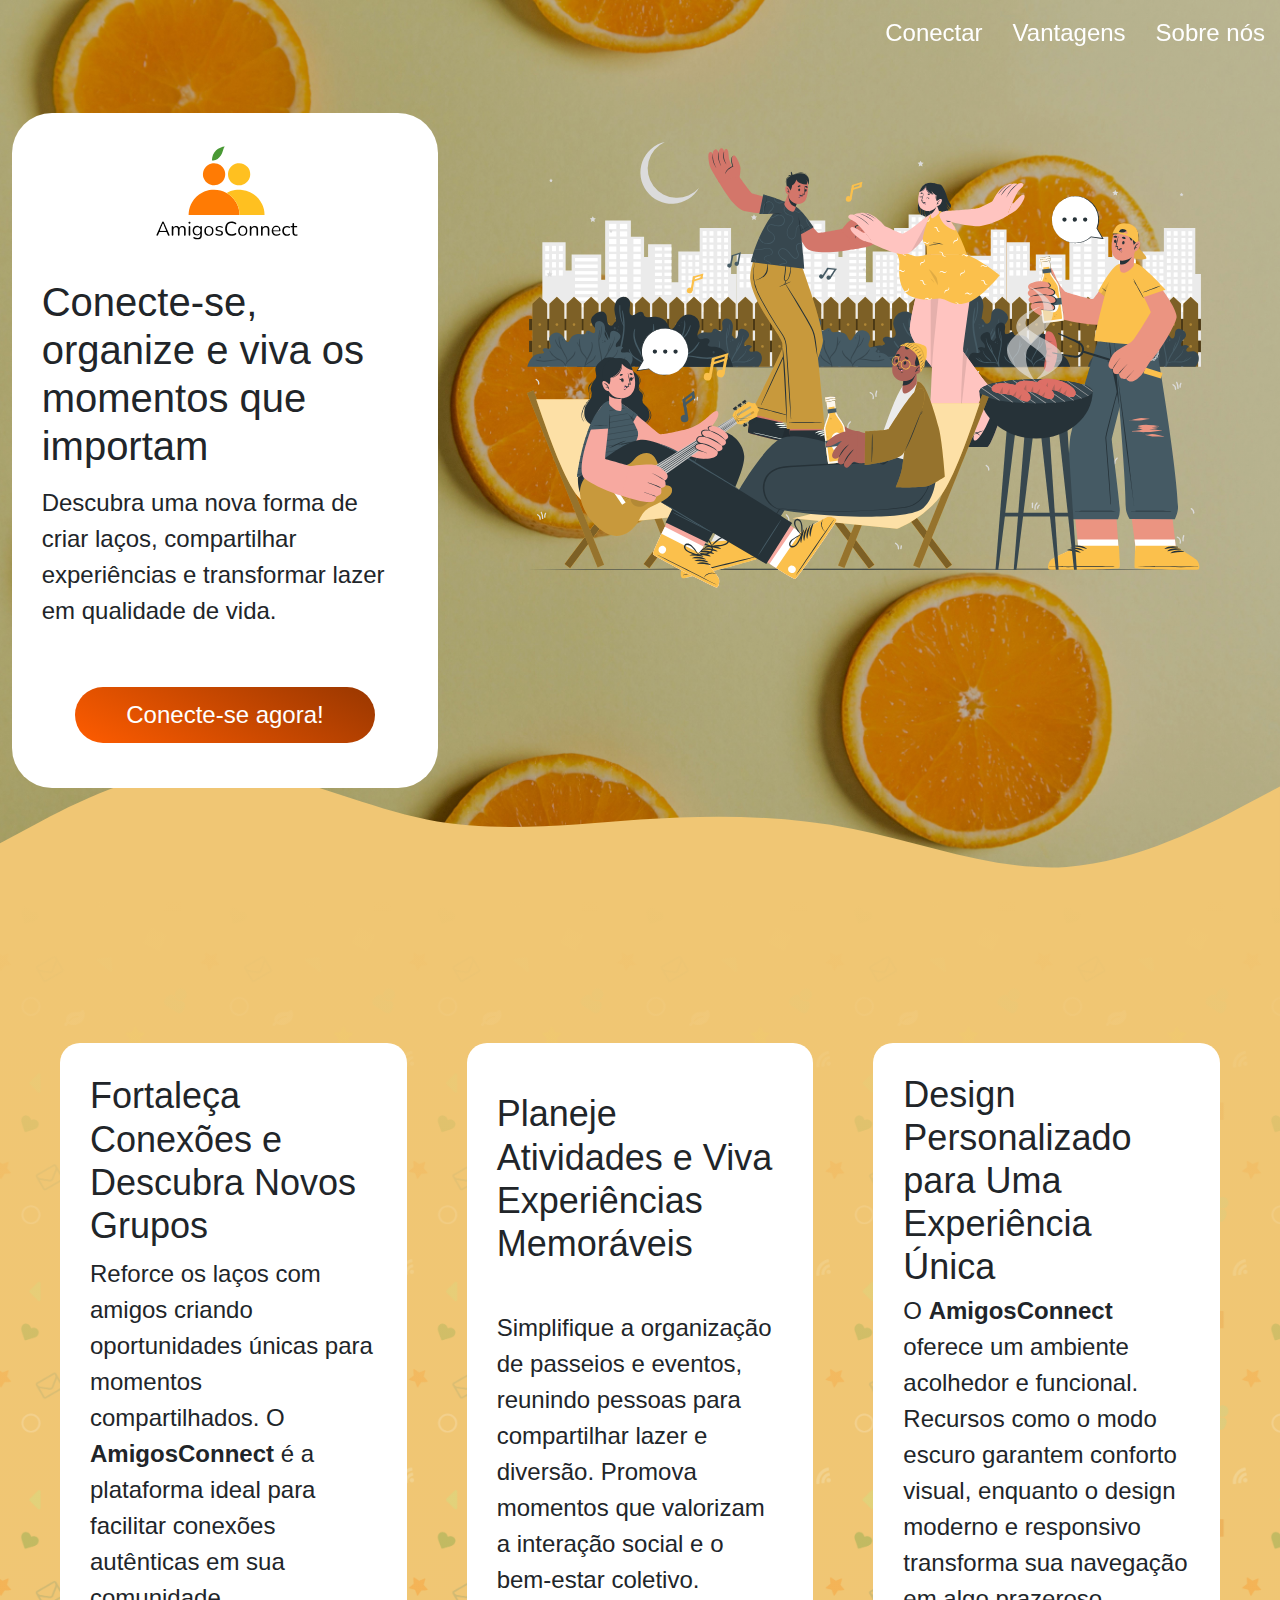
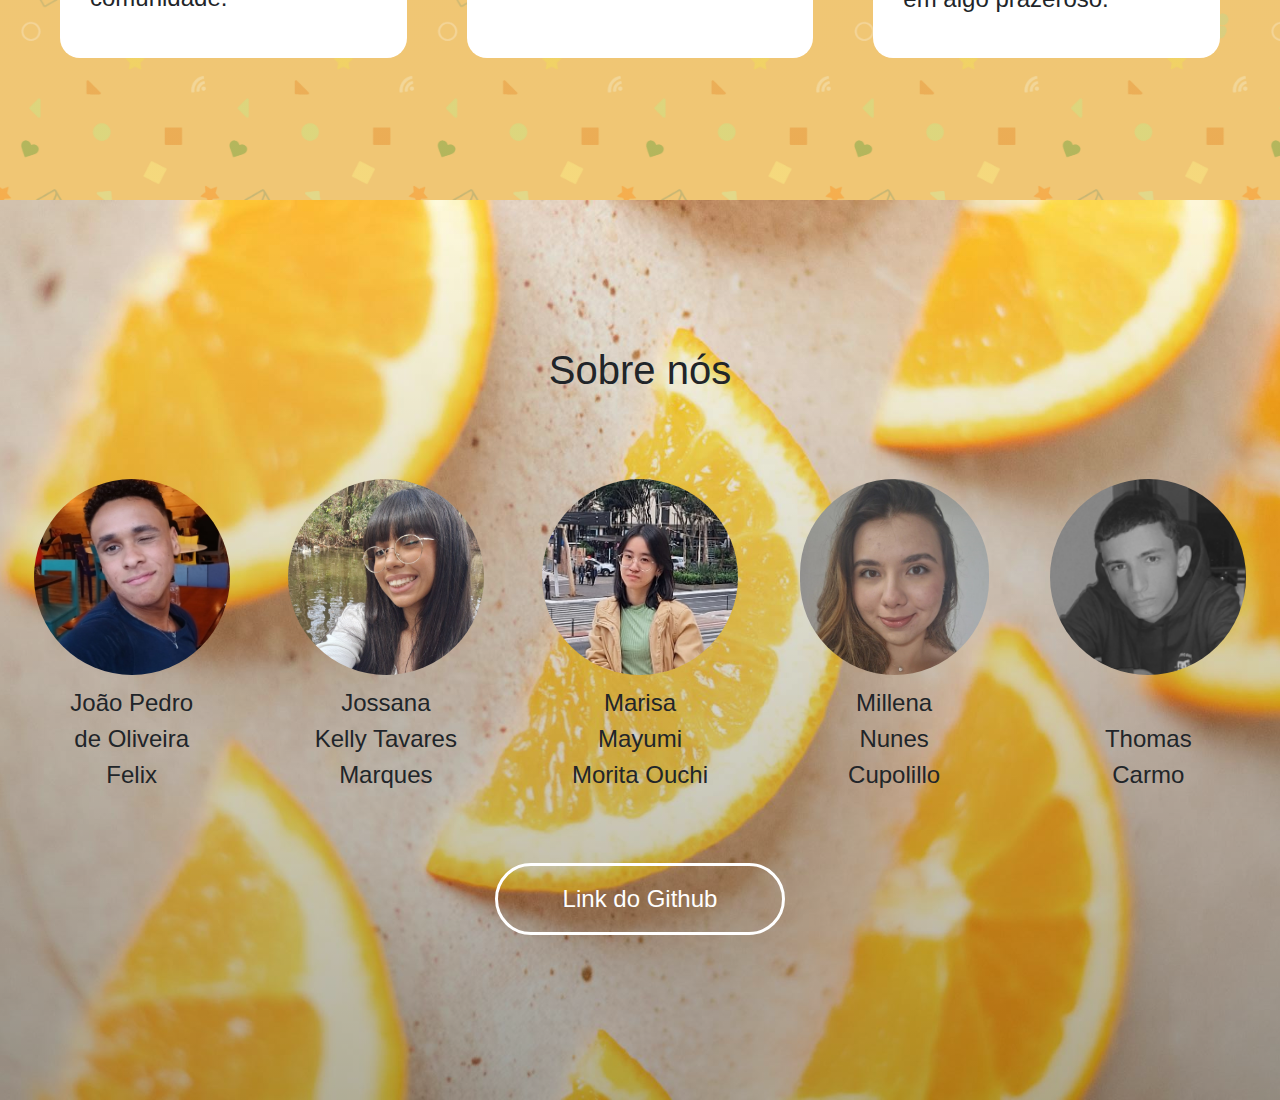
<file: templates/index.html>
<!DOCTYPE html>
<html lang="pt-BR">
<head>
    <meta charset="UTF-8">
    <meta name="viewport" content="width=device-width, initial-scale=1.0">
    <title>AmigosConnect</title>

    <link rel="shortcut icon" href="/static/images/logo-sem-fundo.png" type="image/svg+xml">
    <link rel="stylesheet" href="/static/css/variaveis.css">
    <link rel="stylesheet" href="../static/css/landingPage.css">
    <link rel="stylesheet" href="https://cdn.jsdelivr.net/npm/bootstrap@4.0.0/dist/css/bootstrap.min.css" integrity="sha384-Gn5384xqQ1aoWXA+058RXPxPg6fy4IWvTNh0E263XmFcJlSAwiGgFAW/dAiS6JXm" crossorigin="anonymous">
</head>
<body>

    <header>
        <div class="links-header">
            <a href="#conectar" class="link-header">Conectar</a>

            <a href="#vantagens" class="link-header">Vantagens</a>
            
            <a href="#sobre_nos" class="link-header">Sobre nós</a>
        </div>
    </header>

    <div id="conectar" class="container-fluid conteudo-1 d-flex align-items-center p-0">
        <div class="row w-100 h-75 d-flex justify-content-around">
            <div class="col-4 d-flex flex-column justify-content-between align-items-center bg-white card-texto">
                <img class="logo" src="../static/icons/logo-nome-v.svg" alt="logo amigos connect">

                <div class="row w-100 p-4">
                    <h1 class="pt-3 titulo align-self-start">Conecte-se, organize e viva os momentos que importam</h1>
                    <p class="pt-3 align-self-start">Descubra uma nova forma de criar laços, compartilhar experiências e transformar lazer em qualidade de vida.</p>
                </div> 
               
                
                <div class="row w-100 d-flex justify-content-center align-items-center text-center">
                    <div class="col-10">
                        <a class="link-conecte" href="login.html">Conecte-se agora!</a>
                    </div>
                </div>
            </div>
            <div class="col-7 p-0 imagem-amigos">
                <img class="w-100" src="/static/images/festa-vetor.svg" alt="imagem digital de festa entre amigos">
            </div>
        </div>
        <img class="onda w-100" src="/static/images/wave.svg" alt="onda decorativa">
    </div>


    <div id="vantagens" class="container-fluid conteudo-2 d-flex align-items-center justify-content-center p-0">
        <div class="row d-flex flex-row flex-nowrap align-items-center justify-content-between w-100 h-75 p-5">
            <div class="quadro d-flex flex-column justify-content-around align-items-center p-5 m-5 w-100 h-100">
                <h1 class="titulo-quadro">
                    Fortaleça Conexões e Descubra Novos Grupos
                </h1>
                <p>
                    Reforce os laços com amigos criando oportunidades únicas para momentos compartilhados. O 
                    <strong>AmigosConnect</strong> é a plataforma ideal para facilitar conexões autênticas em sua comunidade.
                </p>
            </div>
            <div class="quadro d-flex flex-column justify-content-around align-items-center p-5 m-5 w-100 h-100">
                <h1 class="titulo-quadro">
                    Planeje Atividades e Viva Experiências Memoráveis
                </h1>
                <p>
                    Simplifique a organização de passeios e eventos, reunindo pessoas para compartilhar lazer e diversão. 
                    Promova momentos que valorizam a interação social e o bem-estar coletivo.
                </p>
            </div>
            <div class="quadro d-flex flex-column justify-content-around align-items-center p-5 m-5 w-100 h-100">
                <h1 class="titulo-quadro">
                    Design Personalizado para Uma Experiência Única
                </h1>
                <p>
                    O <strong>AmigosConnect</strong> oferece um ambiente acolhedor e funcional. 
                    Recursos como o modo escuro garantem conforto visual, enquanto o design moderno e responsivo transforma sua navegação em algo prazeroso.
                </p>
            </div>
        </div>
    </div>

    <div id="sobre_nos" class="container-fluid conteudo-3 d-flex flex-column align-items-center justify-content-center p-0">
        <div class="row">
            <div class="col h-25 w-100 d-flex justify-content-center align-items-center">
                <h1 class="titulo">Sobre nós</h1>
            </div>
        </div>
        <div class="row d-flex flex-row flex-nowrap align-items-center justify-content-between w-100 p-5">
           <div class="col-2 p-5 h-100 w-100 d-flex flex-column align-items-center justify-content-between">
            <img class="icone" src="/static/team/joao.jpeg" alt="João">
            <p class="text-center">João Pedro de Oliveira Felix</p>
           </div>

           <div class="col-2 p-5 h-100 w-100 d-flex flex-column align-items-center justify-content-between">
            <img class="icone" src="/static/team/jossana.jpg" alt="Jossana">
            <p class="text-center">Jossana Kelly Tavares Marques</p>
           </div>

           <div class="col-2 p-5 h-100 w-100 d-flex flex-column align-items-center justify-content-between">
            <img class="icone" src="/static/team/maris.jpg" alt="Marisa">
            <p class="text-center">Marisa Mayumi Morita Ouchi</p>
           </div>

           <div class="col-2 p-5 h-100 w-100 d-flex flex-column align-items-center justify-content-between">
            <img class="icone" src="/static/team/millena.jpeg" alt="Millena">
            <p class="text-center">Millena Nunes Cupolillo</p>
           </div>

           <div class="col-2 p-5 h-100 w-100 d-flex flex-column align-items-center justify-content-between">
            <img class="icone" src="/static/team/tomas.png" alt="Thomas">
            <p class="text-center">Thomas Carmo</p>
           </div>
        </div>

        <div class="row w-25 d-flex align-items-center">
            <div class="col h-25 w-100 d-flex justify-content-center align-items-center">
                <a class="link-github" href="https://github.com/maris2606/AmigosConnect">Link do Github</a>
            </div>
        </div>
    </div>

    <script src="https://code.jquery.com/jquery-3.2.1.slim.min.js" integrity="sha384-KJ3o2DKtIkvYIK3UENzmM7KCkRr/rE9/Qpg6aAZGJwFDMVNA/GpGFF93hXpG5KkN" crossorigin="anonymous"></script>
<script src="https://cdn.jsdelivr.net/npm/popper.js@1.12.9/dist/umd/popper.min.js" integrity="sha384-ApNbgh9B+Y1QKtv3Rn7W3mgPxhU9K/ScQsAP7hUibX39j7fakFPskvXusvfa0b4Q" crossorigin="anonymous"></script>
<script src="https://cdn.jsdelivr.net/npm/bootstrap@4.0.0/dist/js/bootstrap.min.js" integrity="sha384-JZR6Spejh4U02d8jOt6vLEHfe/JQGiRRSQQxSfFWpi1MquVdAyjUar5+76PVCmYl" crossorigin="anonymous"></script>
</body>
</html>
</file>
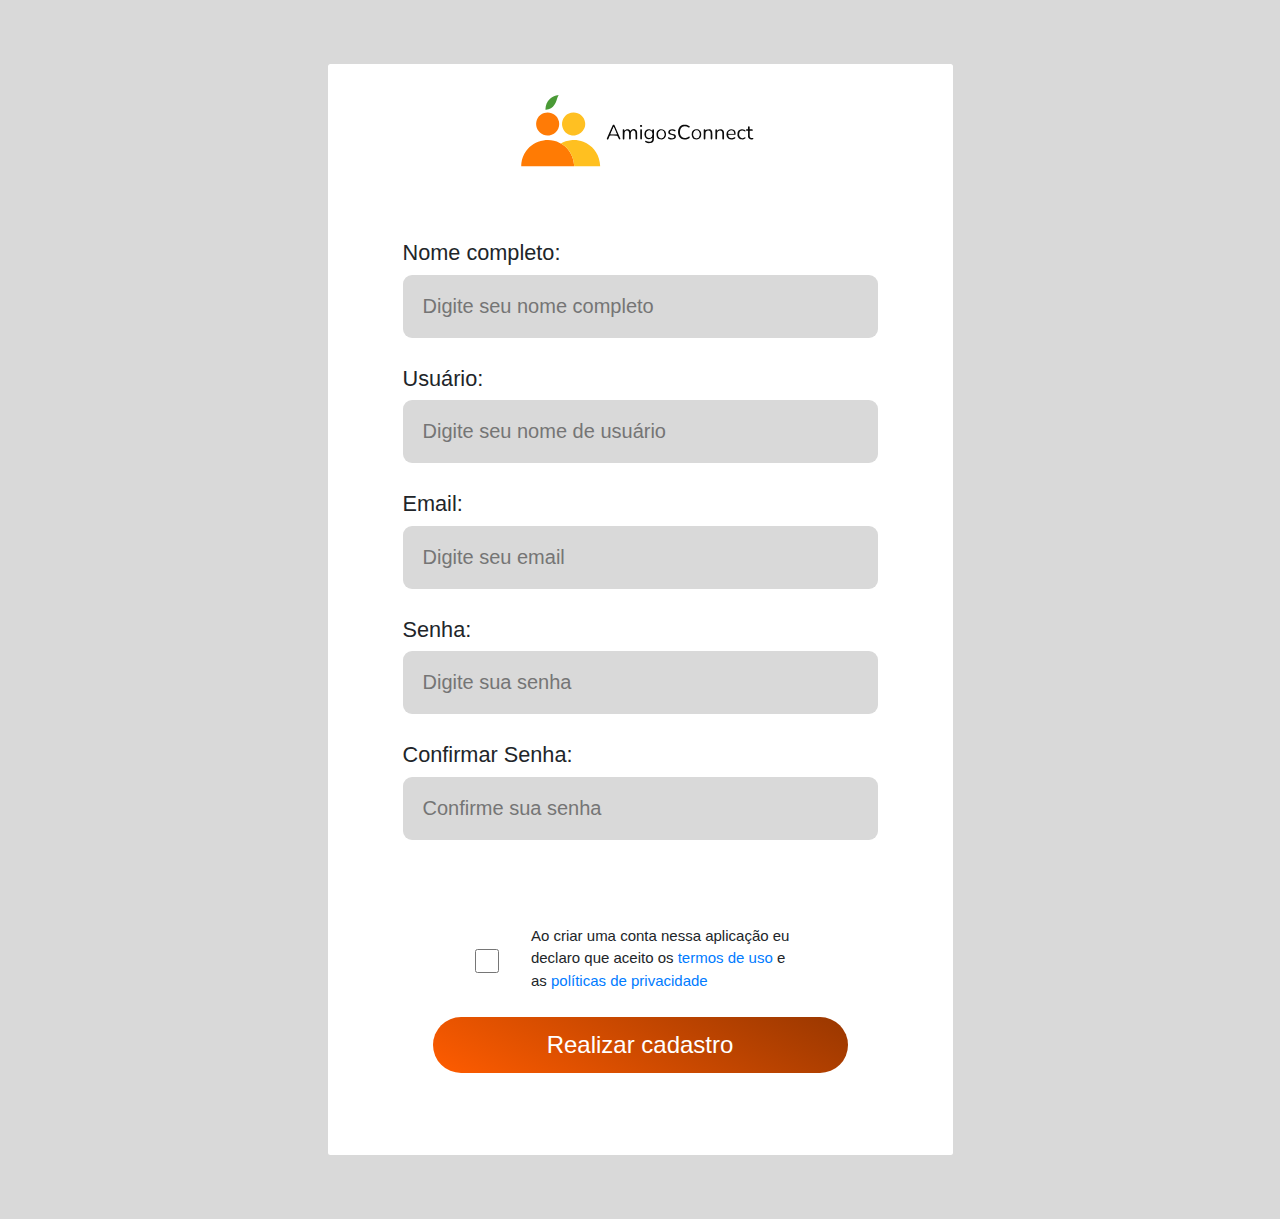
<file: templates/cadastro.html>
<!DOCTYPE html>
<html lang="pt-BR">
<head>
    <meta charset="UTF-8">
    <meta name="viewport" content="width=device-width, initial-scale=1.0">
    <title>Cadastro</title>

    <link rel="shortcut icon" href="/static/images/logo-sem-fundo.png" type="image/svg+xml">
    <link rel="stylesheet" href="/static/css/variaveis.css">
    <link rel="stylesheet" href="../static/css/loginCadastro.css">
    <link rel="stylesheet" href="https://cdn.jsdelivr.net/npm/bootstrap@4.0.0/dist/css/bootstrap.min.css" integrity="sha384-Gn5384xqQ1aoWXA+058RXPxPg6fy4IWvTNh0E263XmFcJlSAwiGgFAW/dAiS6JXm" crossorigin="anonymous">
</head>
<body>

    <div class="container-fluid cadastro d-flex justify-content-center align-items-center">
        <div class="row w-100 h-100 card-cadastro d-flex justify-content-center align-items-center">

            <div class="col-6 rounded p-5 h-100 d-flex flex-column justify-content-between bg-white">
                <img class="row logo-h align-self-center" src="/static/icons/logo-nome-h.svg" alt="logo amigosConnect">

                <form class="row p-5 m-5 h-100 d-flex flex-column justify-content-between" action="/cadastro.html" method="POST">

                    <label class="row mt-3" for="nome">Nome completo:</label>
                    <input class="row input-text" type="text" name="nome" id="nome" placeholder="Digite seu nome completo">
                
                    <label class="row mt-3" for="usuario">Usuário:</label>
                    <input class="row input-text" type="text" name="usuario" id="usuario" placeholder="Digite seu nome de usuário">
                
                    <label class="row mt-3" for="email">Email:</label>
                    <input class="row input-text" type="email" name="email" id="email" placeholder="Digite seu email">
                
                    <label class="row mt-3" for="senha">Senha:</label>
                    <input class="row input-text" type="password" name="senha" id="senha" placeholder="Digite sua senha">
                
                    <label class="row mt-3" for="confirma-senha">Confirmar Senha:</label>
                    <input class="row input-text" type="password" name="confirma-senha" id="confirma-senha" placeholder="Confirme sua senha">
                
                    <span class="row w-75 d-flex align-items-center align-self-center span-declaro-aceito">
                        <input class="col-1 check" type="checkbox" name="declaro-aceito" id="declaro_aceito"> 
                        <label class="col declaro-aceito-label" for="declaro-aceito">
                            Ao criar uma conta nessa aplicação eu declaro que aceito os 
                            <a href="termos.html" target="_blank">termos de uso</a>
                            e as 
                            <a href="politicas.html" target="_blank">políticas de privacidade</a>
                        </label>
                    </span>
                    
                    <div class="row botoes-login px-5 d-flex justify-content-between text-center">
                        <button class="col btn-acesso" type="submit">Realizar cadastro</button>
                    </div>
                
                </form>

            </div>
              
        </div>
    </div>

    
    <script src="https://code.jquery.com/jquery-3.2.1.slim.min.js" integrity="sha384-KJ3o2DKtIkvYIK3UENzmM7KCkRr/rE9/Qpg6aAZGJwFDMVNA/GpGFF93hXpG5KkN" crossorigin="anonymous"></script>
    <script src="https://cdn.jsdelivr.net/npm/popper.js@1.12.9/dist/umd/popper.min.js" integrity="sha384-ApNbgh9B+Y1QKtv3Rn7W3mgPxhU9K/ScQsAP7hUibX39j7fakFPskvXusvfa0b4Q" crossorigin="anonymous"></script>
    <script src="https://cdn.jsdelivr.net/npm/bootstrap@4.0.0/dist/js/bootstrap.min.js" integrity="sha384-JZR6Spejh4U02d8jOt6vLEHfe/JQGiRRSQQxSfFWpi1MquVdAyjUar5+76PVCmYl" crossorigin="anonymous"></script>
</body>
</html>
</file>
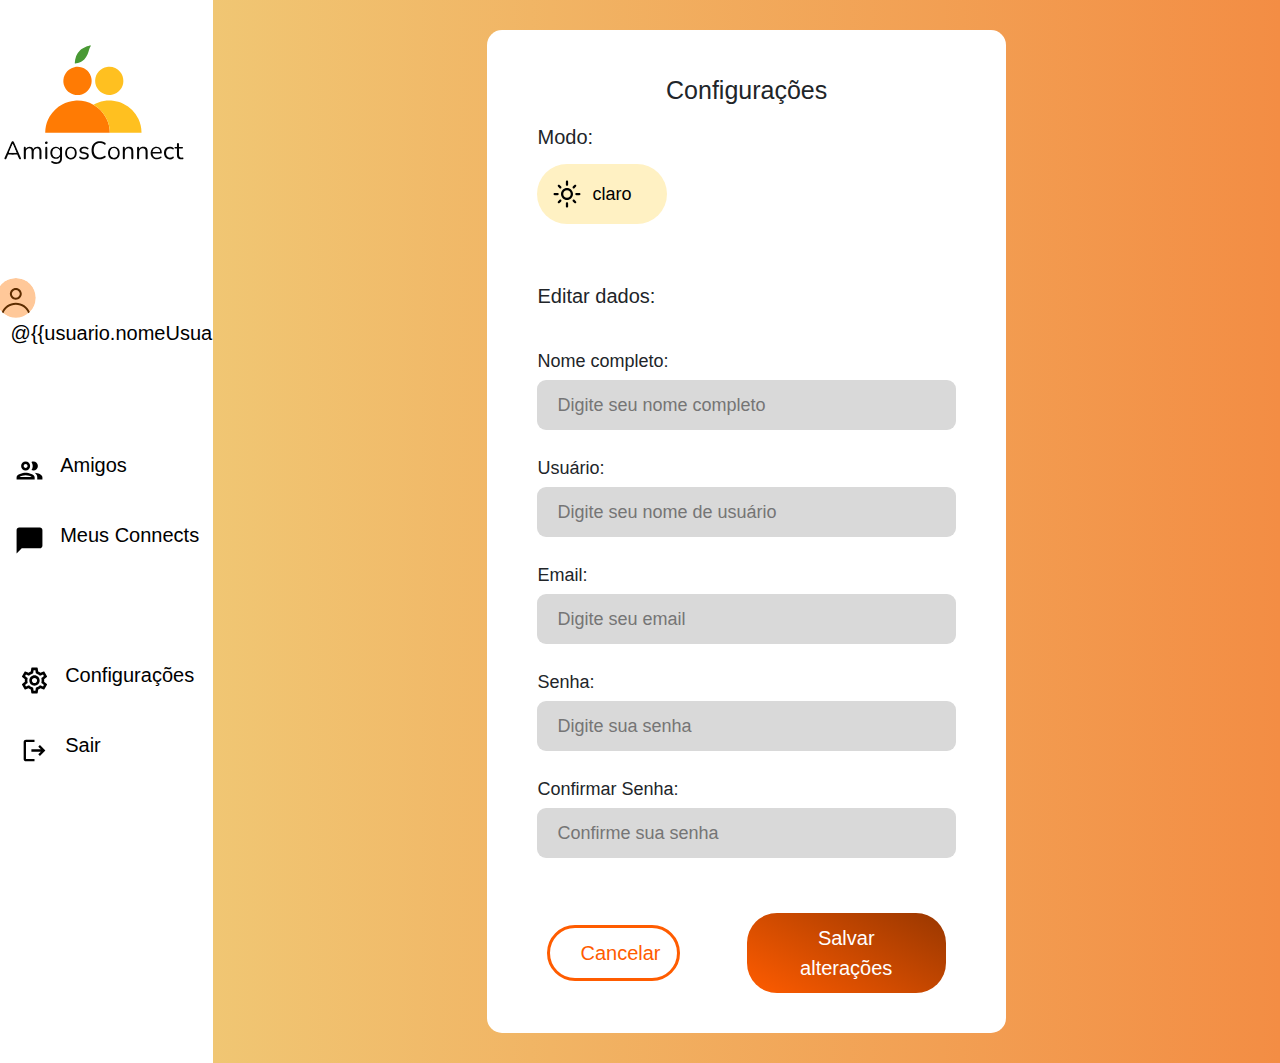
<file: templates/configuracoes.html>
<!DOCTYPE html>
<html lang="pt-BR">
<head>
    <meta charset="UTF-8">
    <meta name="viewport" content="width=device-width, initial-scale=1.0">
    <title>Configurações</title>

    <link rel="shortcut icon" href="/static/images/logo-sem-fundo.png" type="image/svg+xml">
    <link rel="stylesheet" href="/static/css/variaveis.css">
    <link rel="stylesheet" href="../static/css/principal.css">
    <link rel="stylesheet" href="https://cdn.jsdelivr.net/npm/bootstrap@4.0.0/dist/css/bootstrap.min.css" integrity="sha384-Gn5384xqQ1aoWXA+058RXPxPg6fy4IWvTNh0E263XmFcJlSAwiGgFAW/dAiS6JXm" crossorigin="anonymous">
</head>    
<body>
    
    <div class="container-fluid d-flex feed p-0">
        <div class="py-5 col-2 barra-lateral d-flex flex-column justify-content-between align-items-center">
            
            <div class="profile-logo h-50">
                <a class="row logo w-100" href="/feed.html">
                    <img class="col h-100" src="/static/icons/logo-nome-v.svg" alt="logo amigosConnect">
                </a>
                
                <a href="" class="row pl-5 d-flex justify-content-start align-items-center">
                    <img id="pfp_usuario" src="/static/icons/Generic avatar.svg" alt="foto do usuário">
                    <p>@{{usuario.nomeUsuario}}</p>
                </a>
            </div>

            <div class="abas h-25">
                <a href="" class="row pb-5 d-flex justify-content-start align-items-center">
                    <img src="/static/icons/people.svg" alt="ícone de pessoas">
                    <p>Amigos</p>
                </a>

                <a href="/meus-connects.html" class="row pt-5 d-flex justify-content-start align-items-center">
                    <img src="/static/icons/chat_bubble_fill.svg" alt="ícone de chat">
                    <p>Meus Connects</p>
                </a>
            </div>

            <div class="config h-25">
                <a href="/configuracoes.html" class="row pb-5 d-flex justify-content-start align-items-center">
                    <img src="/static/icons/settings.svg" alt="ícone de engrenagem">
                    <p>Configurações</p>
                </a>

                <a href="/login.html" class="row pt-5 d-flex justify-content-start align-items-center">
                    <img src="/static/icons/logout.svg" alt="ícone de saída">
                    <p>Sair</p>
                </a>
            </div>

        </div>
        

        <div class="col-10 criar-connect-main d-flex justify-content-center align-items-center">
            <div class="row w-100 h-100 d-flex justify-content-center align-items-center">
                <div class="col-6 card-criar-connect bg-white">
                    <h1 class="row text-center py-4 d-flex justify-content-center">Configurações</h1>

                    <form class="row d-flex flex-column justify-content-around" action="/criar-connect.html" method="post" enctype="multipart/form-data" >
                        <h2 class="row">Modo:</h1>

                        <div class="row mb-5 pt-3 d-flex w-100 justify-content-between align-items-center">
                            <button type="button" class="btn-modo col-4 d-flex align-items-center btn-modo-claro">
                                <img class="icon-btn" src="/static/icons/modo_claro.svg" alt="icone">
                                <p>claro</p>
                            </button>
                        </div>

                        <h2 class="row my-5">Editar dados:</h1>

                        <label class="row mt-3" for="nome">Nome completo:</label>
                        <input class="row input-text" type="text" name="nome" id="nome" placeholder="Digite seu nome completo">
                    
                        <label class="row mt-3" for="usuario">Usuário:</label>
                        <input class="row input-text" type="text" name="usuario" id="usuario" placeholder="Digite seu nome de usuário">
                    
                        <label class="row mt-3" for="email">Email:</label>
                        <input class="row input-text" type="email" name="email" id="email" placeholder="Digite seu email">
                    
                        <label class="row mt-3" for="senha">Senha:</label>
                        <input class="row input-text" type="password" name="senha" id="senha" placeholder="Digite sua senha">
                    
                        <label class="row mt-3" for="confirma-senha">Confirmar Senha:</label>
                        <input class="row input-text" type="password" name="confirma-senha" id="confirma-senha" placeholder="Confirme sua senha">
                        
                      

                        <span class="row p-3 mt-5 d-flex justify-content-between align-items-center">
                            <button type="button" class="col-4 px-5 btn-laranja-outline cancelar">Cancelar</button>
                            <button type="submit" class="col-6 px-5 btn-laranja">Salvar alterações</button>
                        </span>
                    </form>
                </div>
            </div>
        </div>
    </div>

    <script src="/static/js/configuracoes.js"></script>

    <script src="https://code.jquery.com/jquery-3.2.1.slim.min.js" integrity="sha384-KJ3o2DKtIkvYIK3UENzmM7KCkRr/rE9/Qpg6aAZGJwFDMVNA/GpGFF93hXpG5KkN" crossorigin="anonymous"></script>
    <script src="https://cdn.jsdelivr.net/npm/popper.js@1.12.9/dist/umd/popper.min.js" integrity="sha384-ApNbgh9B+Y1QKtv3Rn7W3mgPxhU9K/ScQsAP7hUibX39j7fakFPskvXusvfa0b4Q" crossorigin="anonymous"></script>
    <script src="https://cdn.jsdelivr.net/npm/bootstrap@4.0.0/dist/js/bootstrap.min.js" integrity="sha384-JZR6Spejh4U02d8jOt6vLEHfe/JQGiRRSQQxSfFWpi1MquVdAyjUar5+76PVCmYl" crossorigin="anonymous"></script>

</body>
</html>
</file>
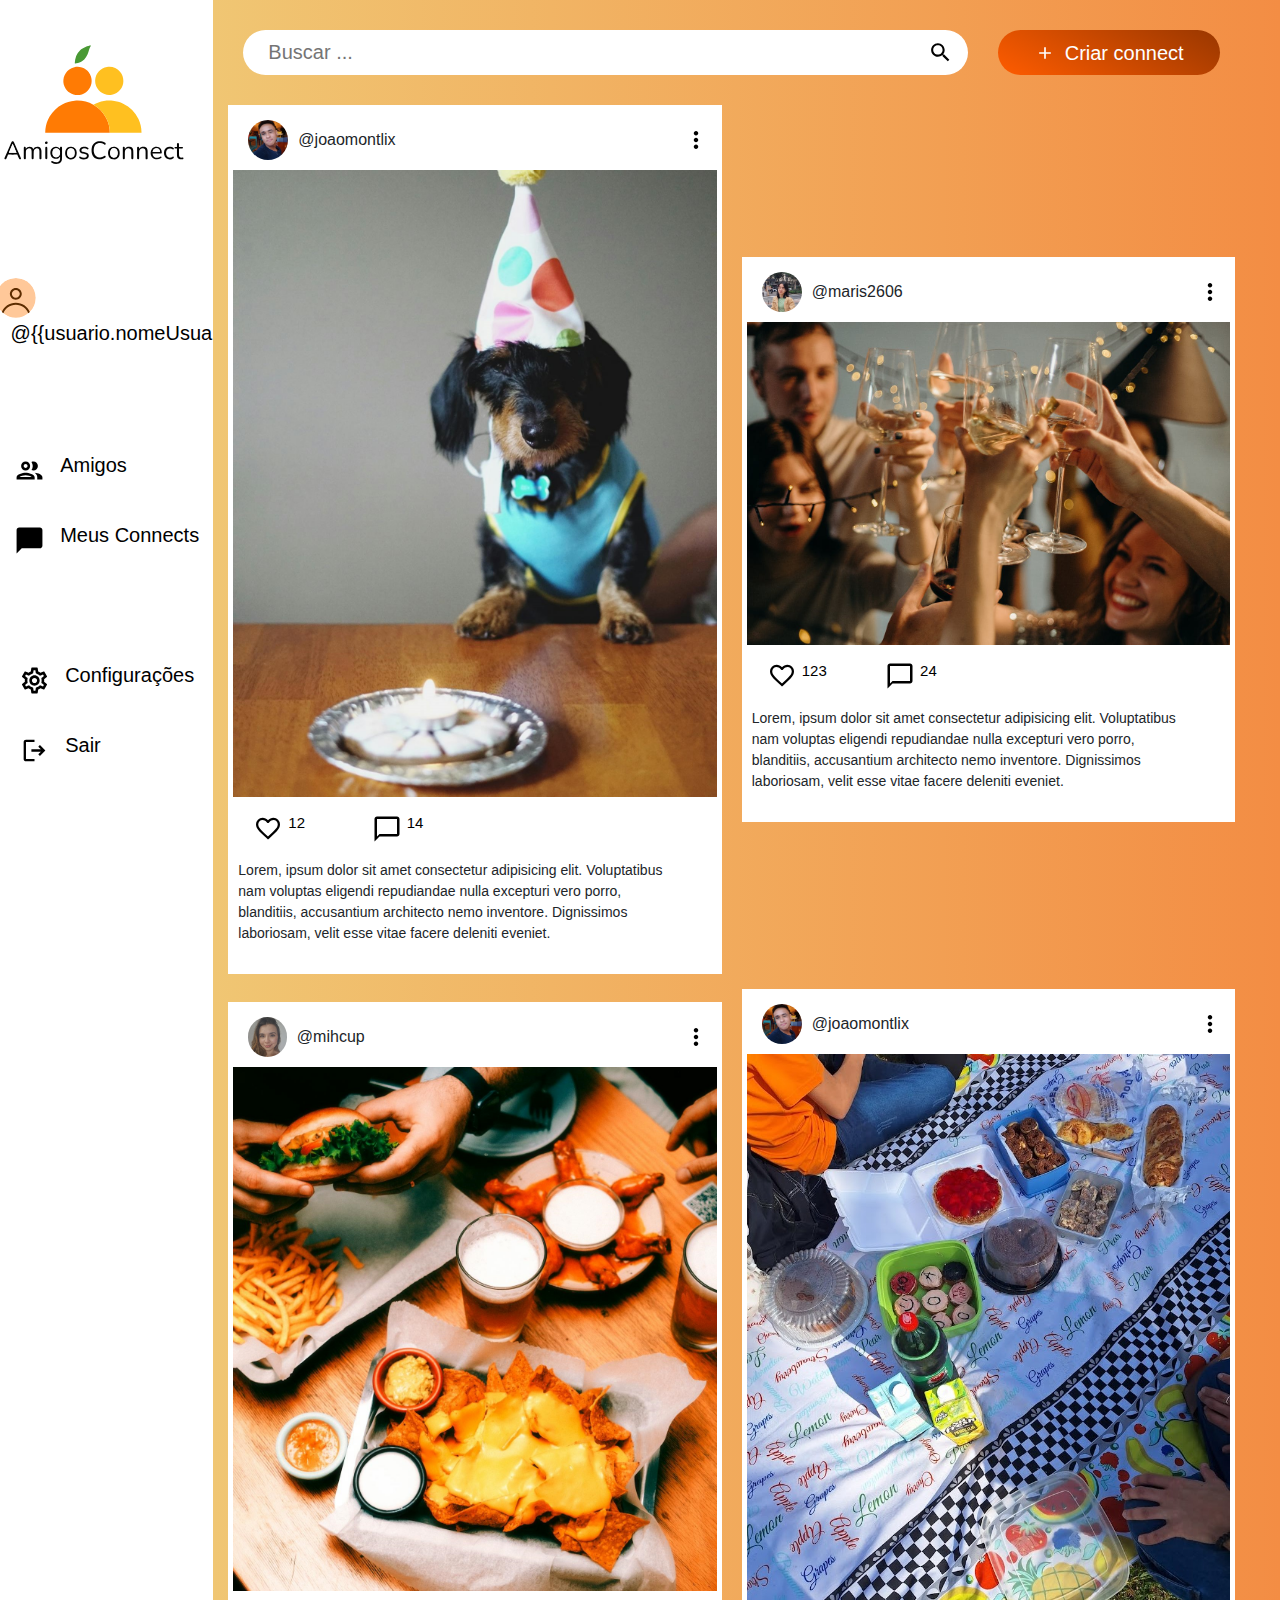
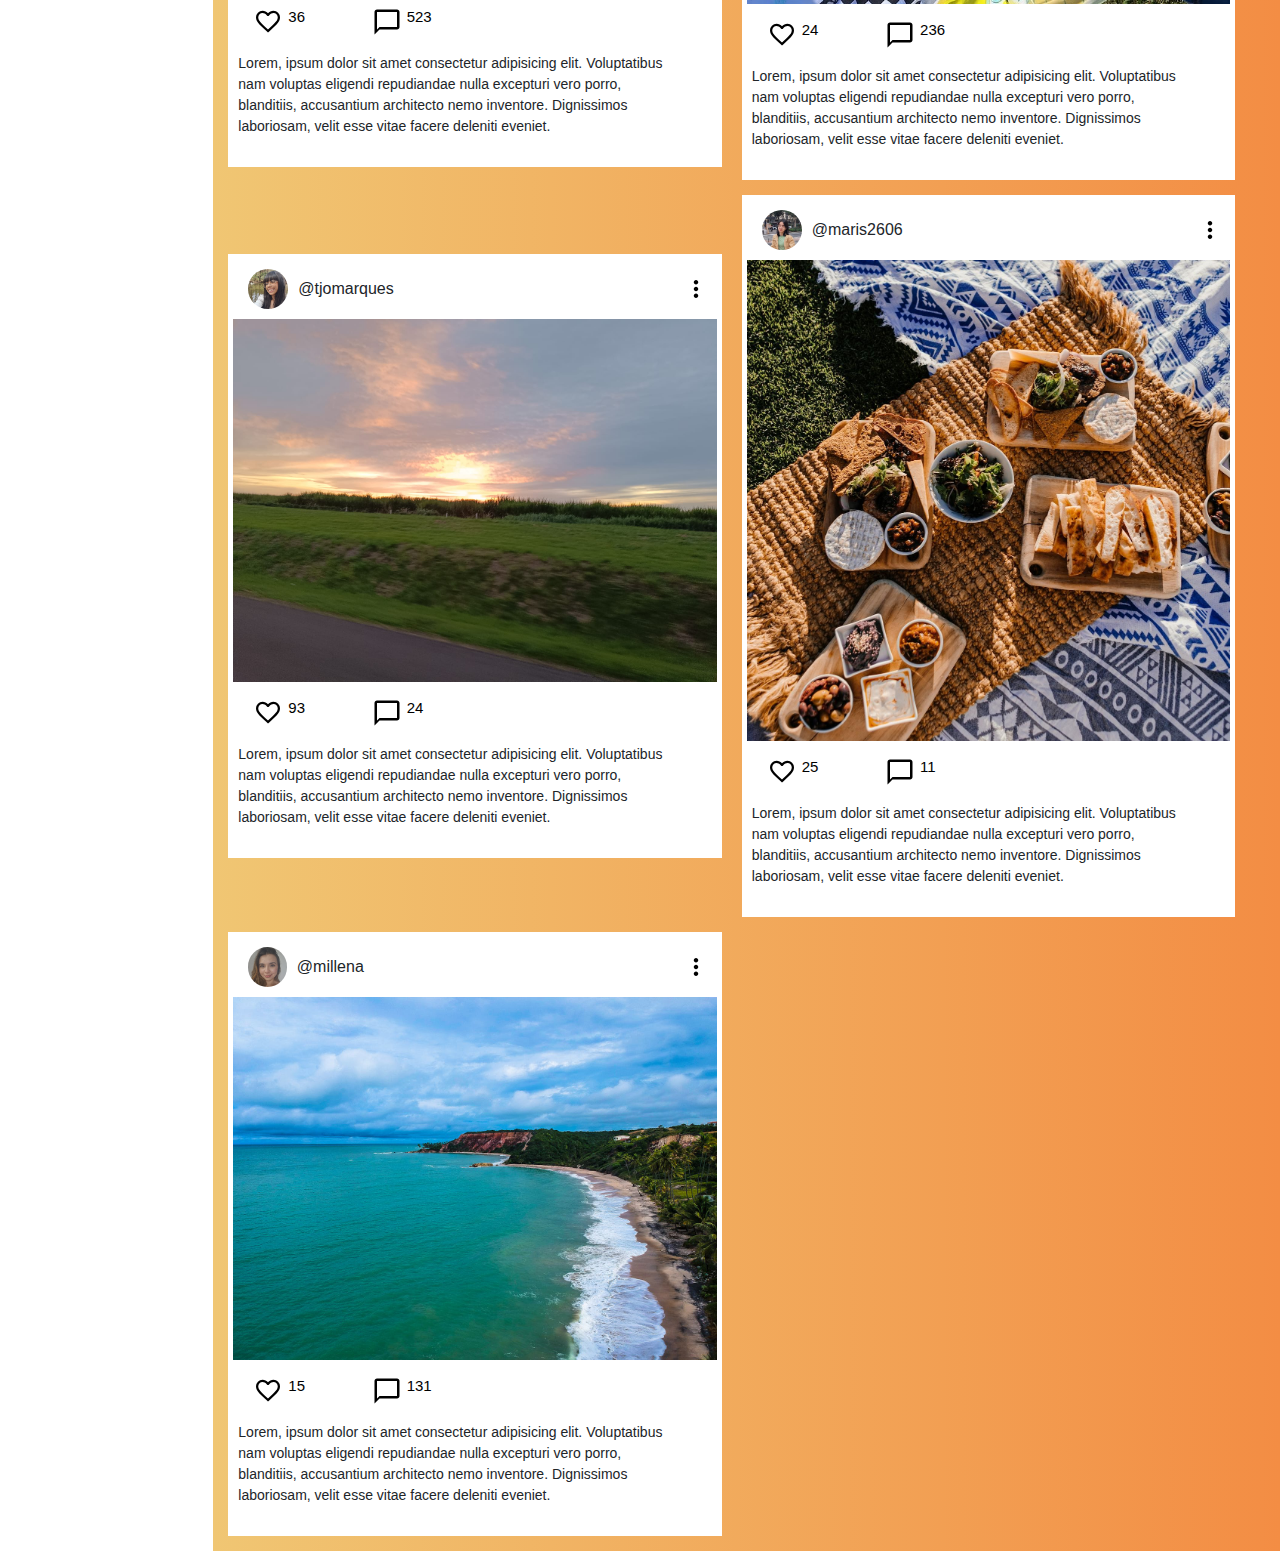
<file: templates/feed.html>
<!DOCTYPE html>
<html lang="pt-BR">
<head>
    <meta charset="UTF-8">
    <meta name="viewport" content="width=device-width, initial-scale=1.0">
    <title>Feed</title>

    <link rel="shortcut icon" href="/static/images/logo-sem-fundo.png" type="image/svg+xml">
    <link rel="stylesheet" href="/static/css/variaveis.css">
    <link rel="stylesheet" href="../static/css/principal.css">
    <link rel="stylesheet" href="https://cdn.jsdelivr.net/npm/bootstrap@4.0.0/dist/css/bootstrap.min.css" integrity="sha384-Gn5384xqQ1aoWXA+058RXPxPg6fy4IWvTNh0E263XmFcJlSAwiGgFAW/dAiS6JXm" crossorigin="anonymous">
</head>    
<body>
    
    <div class="container-fluid d-flex main p-0">
        <div class="py-5 col-2 barra-lateral d-flex flex-column justify-content-between align-items-center">
            
            <div class="profile-logo h-50">
                <a class="row logo w-100" href="/feed.html">
                    <img class="col h-100" src="/static/icons/logo-nome-v.svg" alt="logo amigosConnect">
                </a>
                <a href="" class="row d-flex  pl-5 justify-content-start align-items-center">

                    <img id="pfp_usuario" src="/static/icons/Generic avatar.svg" alt="foto do usuário">
                    <p>@{{usuario.nomeUsuario}}</p>

                </a>
            </div>

            <div class="abas h-25">
                <a href="" class="row pb-5 d-flex justify-content-start align-items-center">
                    <img src="/static/icons/people.svg" alt="ícone de pessoas">
                    <p>Amigos</p>
                </a>

                <a href="/meus-connects.html" class="row pt-5 d-flex justify-content-start align-items-center">
                    <img src="/static/icons/chat_bubble_fill.svg" alt="ícone de chat">
                    <p>Meus Connects</p>
                </a>
            </div>

            <div class="config h-25">
                <a href="/configuracoes.html" class="row pb-5 d-flex justify-content-start align-items-center">
                    <img src="/static/icons/settings.svg" alt="ícone de engrenagem">
                    <p>Configurações</p>
                </a>

                <a href="login.html" class="row pt-5 d-flex justify-content-start align-items-center">
                    <img src="/static/icons/logout.svg" alt="ícone de saída">
                    <p>Sair</p>
                </a>
            </div>

        </div>


        <div class="col-10 feed-main">
            <div class="container w-100">
                <div class="row w-100 barra-topo my-5 d-flex justify-content-center align-items-center">
                    <div class="col h-100">
                        <form class="h-100" action="">
                            <input class="pesquisa w-100 h-100" type="text" placeholder="Buscar ...">
                            <button class="btn-pesquisa" type="submit">
                                <img class="icone-pesquisa" src="/static/icons/search.svg" alt="icone do botão de pesquisa">
                            </button>
                        </form>
                    </div>
                    <div class="col-3 h-100 w-100">
                        <a class="btn-laranja d-flex justify-content-center align-items-center h-100" href="/criar-connect.html">
                            <img class="mr-3" src="/static/icons/addb.svg" alt="icone de adicionar">
                            Criar connect
                        </a>
                    </div>
                </div>
                <div class="row w-100 posts d-flex justify-content-between align-items-center">

                    <!--post-->
                    <div class="post bg-white mb-4">
                        <div class="row d-flex post-user p-3 align-items-center">
                            <div class="col d-flex align-items-center">
                                <img src="/static/team/joao.jpeg" alt="" class="pfp-pic">
                                <p class="username ml-3 mb-0">@joaomontlix</p>                                    
                            </div>

                            <div class="col-1 mr-3">
                                <button class="btn-mais" data-toggle="popover" data-content='
                                <div class="popover-denuncia">
                                    <button class="btn-denuncia" data-toggle="modal" data-target="#denuncia">Denunciar publicação</button>
                                </div>
                                '>
                                    <img src="/static/icons/bolas.svg" alt="bolinhas verticais para abrir aba" class="icon-btn" >
                                </button>
                            </div>
                        </div>

                        <div class="row media-post px-3">
                            <img class="pic-post" src="/static/images/aniversario.jpg" alt="">
                        </div>

                        <div class="row d-flex post-btns mt-4 mx-0">
                            <button class="heart-button col-3 btn-post d-flex align-items-center">
                                <img src="/static/icons/heart.svg" alt="icone de coração do like" class="icon-btn">
                                <p class="nro ml-2">12</p>
                            </button>

                            <button class="col-3 btn-post d-flex align-items-center">
                                <img src="/static/icons/chat_bubble_outline.svg" alt="" class="icon-btn">
                                <p class="nro ml-2">14</p>
                            </button>
                        </div>
                        
                        <div class="row w-100">
                            <p class="col pt-4 desc-post">
                                Lorem, ipsum dolor sit amet consectetur adipisicing elit. Voluptatibus nam voluptas eligendi repudiandae nulla excepturi vero porro, blanditiis, accusantium architecto nemo inventore. Dignissimos laboriosam, velit esse vitae facere deleniti eveniet.
                            </p>
                        </div>
                    </div>
                    
                    <!--post-->
                    <div class="post bg-white mb-4">
                        <div class="row d-flex post-user p-3 align-items-center">
                            <div class="col d-flex align-items-center">
                                <img src="/static/team/maris.jpg" alt="" class="pfp-pic">
                                <p class="username ml-3 mb-0">@maris2606</p>                                    
                            </div>

                            <div class="col-1 mr-3">
                                <button class="btn-mais"  data-toggle="popover" data-content='
                                <div class="popover-denuncia">
                                    <button class="btn-denuncia" data-toggle="modal" data-target="#denuncia">Denunciar publicação</button>
                                </div>
                                '>
                                    <img src="/static/icons/bolas.svg" alt="bolinhas verticais para abrir aba" class="icon-btn" >
                                </button>
                            </div>
                        </div>

                        <div class="row media-post px-3">
                            <img class="pic-post" src="/static/images/festa-ano-novo.jpg" alt="">
                        </div>

                        <div class="row d-flex post-btns mt-4 mx-0">
                            <button class="heart-button col-3 btn-post d-flex align-items-center">
                                <img src="/static/icons/heart.svg" alt="icone de coração do like" class="icon-btn">
                                <p class="nro ml-2">123</p>
                            </button>
                            <button class="col-3 btn-post d-flex align-items-center">
                                <img src="/static/icons/chat_bubble_outline.svg" alt="" class="icon-btn">
                                <p class="nro ml-2">24</p>
                            </button>
                        </div>
                        
                        <div class="row w-100">
                            <p class="col pt-4 desc-post">
                                Lorem, ipsum dolor sit amet consectetur adipisicing elit. Voluptatibus nam voluptas eligendi repudiandae nulla excepturi vero porro, blanditiis, accusantium architecto nemo inventore. Dignissimos laboriosam, velit esse vitae facere deleniti eveniet.
                            </p>
                        </div>
                    </div>
                    
                    <!--post-->
                    <div class="post bg-white mb-4">
                        <div class="row d-flex post-user p-3 align-items-center">
                            <div class="col d-flex align-items-center">
                                <img src="/static/team/millena.jpeg" alt="" class="pfp-pic">
                                <p class="username ml-3 mb-0">@mihcup</p>                                    
                            </div>

                            <div class="col-1 mr-3">
                                <button class="btn-mais"  data-toggle="popover" data-content='
                                <div class="popover-denuncia">
                                    <button class="btn-denuncia" data-toggle="modal" data-target="#denuncia">Denunciar publicação</button>
                                </div>
                                '>
                                    <img src="/static/icons/bolas.svg" alt="bolinhas verticais para abrir aba" class="icon-btn" >
                                </button>
                            </div>
                        </div>

                        <div class="row media-post px-3">
                            <img class="pic-post" src="/static/images/lanche.jpg" alt="">
                        </div>

                        <div class="row d-flex post-btns mt-4 mx-0">
                            <button class="heart-button col-3 btn-post d-flex align-items-center">
                                <img src="/static/icons/heart.svg" alt="icone de coração do like" class="icon-btn">
                                <p class="nro ml-2">36</p>
                            </button>
                            <button class="col-3 btn-post d-flex align-items-center">
                                <img src="/static/icons/chat_bubble_outline.svg" alt="" class="icon-btn">
                                <p class="nro ml-2">523</p>
                            </button>
                        </div>
                        
                        <div class="row w-100">
                            <p class="col pt-4 desc-post">
                                Lorem, ipsum dolor sit amet consectetur adipisicing elit. Voluptatibus nam voluptas eligendi repudiandae nulla excepturi vero porro, blanditiis, accusantium architecto nemo inventore. Dignissimos laboriosam, velit esse vitae facere deleniti eveniet.
                            </p>
                        </div>
                    </div>
                    
                    <!--post-->
                    <div class="post bg-white mb-4">
                        <div class="row d-flex post-user p-3 align-items-center">
                            <div class="col d-flex align-items-center">
                                <img src="/static/team/joao.jpeg" alt="" class="pfp-pic">
                                <p class="username ml-3 mb-0">@joaomontlix</p>                                    
                            </div>

                            <div class="col-1 mr-3">
                                <button class="btn-mais"  data-toggle="popover" data-content='
                                <div class="popover-denuncia">
                                    <button class="btn-denuncia" data-toggle="modal" data-target="#denuncia">Denunciar publicação</button>
                                </div>
                                '>
                                    <img src="/static/icons/bolas.svg" alt="bolinhas verticais para abrir aba" class="icon-btn" >
                                </button>
                            </div>
                        </div>

                        <div class="row media-post px-3">
                            <img class="pic-post" src="/static/images/picnic.jpg" alt="">
                        </div>

                        <div class="row d-flex post-btns mt-4 mx-0">
                            <button class="heart-button col-3 btn-post d-flex align-items-center">
                                <img src="/static/icons/heart.svg" alt="icone de coração do like" class="icon-btn">
                                <p class="nro ml-2">24</p>
                            </button>
                            <button class="col-3 btn-post d-flex align-items-center">
                                <img src="/static/icons/chat_bubble_outline.svg" alt="" class="icon-btn">
                                <p class="nro ml-2">236</p>
                            </button>
                        </div>
                        
                        <div class="row w-100">
                            <p class="col pt-4 desc-post">
                                Lorem, ipsum dolor sit amet consectetur adipisicing elit. Voluptatibus nam voluptas eligendi repudiandae nulla excepturi vero porro, blanditiis, accusantium architecto nemo inventore. Dignissimos laboriosam, velit esse vitae facere deleniti eveniet.
                            </p>
                        </div>
                    </div>
                    
                    <!--post-->
                    <div class="post bg-white mb-4">
                        <div class="row d-flex post-user p-3 align-items-center">
                            <div class="col d-flex align-items-center">
                                <img src="/static/team/jossana.jpg" alt="" class="pfp-pic">
                                <p class="username ml-3 mb-0">@tjomarques</p>                                    
                            </div>

                            <div class="col-1 mr-3">
                                <button class="btn-mais"  data-toggle="popover" data-content='
                                <div class="popover-denuncia">
                                    <button class="btn-denuncia" data-toggle="modal" data-target="#denuncia">Denunciar publicação</button>
                                </div>
                                '>
                                    <img src="/static/icons/bolas.svg" alt="bolinhas verticais para abrir aba" class="icon-btn" >
                                </button>
                            </div>
                        </div>

                        <div class="row media-post px-3">
                            <img class="pic-post" src="/static/images/por-do-sol.jpg" alt="">
                        </div>

                        <div class="row d-flex post-btns mt-4 mx-0">
                            <button class="heart-button col-3 btn-post d-flex align-items-center">
                                <img src="/static/icons/heart.svg" alt="icone de coração do like" class="icon-btn">
                                <p class="nro ml-2">93</p>
                            </button>
                            <button class="col-3 btn-post d-flex align-items-center">
                                <img src="/static/icons/chat_bubble_outline.svg" alt="" class="icon-btn">
                                <p class="nro ml-2">24</p>
                            </button>
                        </div>
                        
                        <div class="row w-100">
                            <p class="col pt-4 desc-post">
                                Lorem, ipsum dolor sit amet consectetur adipisicing elit. Voluptatibus nam voluptas eligendi repudiandae nulla excepturi vero porro, blanditiis, accusantium architecto nemo inventore. Dignissimos laboriosam, velit esse vitae facere deleniti eveniet.
                            </p>
                        </div>
                    </div>
                    
                    <!--post-->
                    <div class="post bg-white mb-4">
                        <div class="row d-flex post-user p-3 align-items-center">
                            <div class="col d-flex align-items-center">
                                <img src="/static/team/maris.jpg" alt="" class="pfp-pic">
                                <p class="username ml-3 mb-0">@maris2606</p>                                    
                            </div>

                            <div class="col-1 mr-3">
                                <button class="btn-mais"  data-toggle="popover" data-content='
                                <div class="popover-denuncia">
                                    <button class="btn-denuncia" data-toggle="modal" data-target="#denuncia">Denunciar publicação</button>
                                </div>
                                '>
                                    <img src="/static/icons/bolas.svg" alt="bolinhas verticais para abrir aba" class="icon-btn" >
                                </button>
                            </div>
                        </div>

                        <div class="row media-post px-3">
                            <img class="pic-post" src="/static/images/picnic2.jpg" alt="">
                        </div>

                        <div class="row d-flex post-btns mt-4 mx-0">
                            <button class="heart-button col-3 btn-post d-flex align-items-center">
                                <img src="/static/icons/heart.svg" alt="icone de coração do like" class="icon-btn">
                                <p class="nro ml-2">25</p>
                            </button>
                            <button class="col-3 btn-post d-flex align-items-center">
                                <img src="/static/icons/chat_bubble_outline.svg" alt="" class="icon-btn">
                                <p class="nro ml-2">11</p>
                            </button>
                        </div>                    
                        
                        <div class="row w-100">
                            <p class="col pt-4 desc-post">
                                Lorem, ipsum dolor sit amet consectetur adipisicing elit. Voluptatibus nam voluptas eligendi repudiandae nulla excepturi vero porro, blanditiis, accusantium architecto nemo inventore. Dignissimos laboriosam, velit esse vitae facere deleniti eveniet.
                            </p>
                        </div>
                    </div>

                    <!--post-->
                    <div class="post bg-white mb-4">
                        <div class="row d-flex post-user p-3 align-items-center">
                            <div class="col d-flex align-items-center">
                                <img src="/static/team/millena.jpeg" alt="" class="pfp-pic">
                                <p class="username ml-3 mb-0">@millena</p>                                    
                            </div>

                            <div class="col-1 mr-3">
                                <button class="btn-mais"  data-toggle="popover" data-content='
                                <div class="popover-denuncia">
                                    <button class="btn-denuncia" data-toggle="modal" data-target="#denuncia">Denunciar publicação</button>
                                </div>
                                '>
                                    <img src="/static/icons/bolas.svg" alt="bolinhas verticais para abrir aba" class="icon-btn" >
                                </button>
                            </div>
                        </div>

                        <div class="row media-post px-3">
                            <img class="pic-post" src="/static/images/praia.jpg" alt="">
                        </div>

                        <div class="row d-flex post-btns mt-4 mx-0">
                            <button class="heart-button col-3 btn-post d-flex align-items-center">
                                <img src="/static/icons/heart.svg" alt="icone de coração do like" class="icon-btn">
                                <p class="nro ml-2">15</p>
                            </button>
                            <button class="col-3 btn-post d-flex align-items-center">
                                <img src="/static/icons/chat_bubble_outline.svg" alt="" class="icon-btn">
                                <p class="nro ml-2">131</p>
                            </button>
                        </div>
                        
                        <div class="row w-100">
                            <p class="col pt-4 desc-post">
                                Lorem, ipsum dolor sit amet consectetur adipisicing elit. Voluptatibus nam voluptas eligendi repudiandae nulla excepturi vero porro, blanditiis, accusantium architecto nemo inventore. Dignissimos laboriosam, velit esse vitae facere deleniti eveniet.
                            </p>
                        </div>
                    </div>
                </div>

            </div>

        </div>
    </div>

    <!-- Modal -->
    <div class="modal fade" id="denuncia" tabindex="-1" role="dialog" aria-labelledby="modal de denuncia" aria-hidden="true">
        <div class="modal-dialog modal-dialog-centered" role="document">
            <div class="modal-content">
                <div class="modal-header">
                    <h1 class="modal-title" id="titulo_modal_denuncia">Denunciar publicação</h1>
                    <button type="button" class="close" data-dismiss="modal" aria-label="Close">
                        <span style="font-size: 3rem;" aria-hidden="true">&times;</span>
                    </button>
                </div>

                <form action="" method="post" class="modal-body d-flex flex-column align-items-start justify-content-center">
                  
                        <label class="mt-3" for="nome">Nome completo:</label>
                        <input class="input-text w-100" type="text" name="nome" id="nome" placeholder="Digite seu nome completo">
                    
                        <label class="mt-3" for="desc_denuncia">Motivo da denúncia:</label>
                        <input class="input-text w-100" type="text" name="desc-denuncia" id="desc_denuncia" placeholder="Digite o motivo da denúncia">
                    
                </form>

                <div class="modal-footer p-3">
                    <button type="button" class="px-5 btn-laranja-outline cancelar" data-dismiss="modal">Cancelar</button>
                    <button type="button" class="px-5 btn-laranja">Enviar denúncia</button>
                </div>
            </div>
        </div>
    </div>


    <script src="/static/js/feed.js"></script>

    <script src="https://code.jquery.com/jquery-3.2.1.slim.min.js" integrity="sha384-KJ3o2DKtIkvYIK3UENzmM7KCkRr/rE9/Qpg6aAZGJwFDMVNA/GpGFF93hXpG5KkN" crossorigin="anonymous"></script>
    <script src="https://cdn.jsdelivr.net/npm/popper.js@1.12.9/dist/umd/popper.min.js" integrity="sha384-ApNbgh9B+Y1QKtv3Rn7W3mgPxhU9K/ScQsAP7hUibX39j7fakFPskvXusvfa0b4Q" crossorigin="anonymous"></script>
    <script src="https://cdn.jsdelivr.net/npm/bootstrap@4.0.0/dist/js/bootstrap.min.js" integrity="sha384-JZR6Spejh4U02d8jOt6vLEHfe/JQGiRRSQQxSfFWpi1MquVdAyjUar5+76PVCmYl" crossorigin="anonymous"></script>

    <script>
        $(function () {
          $('.btn-mais').popover({
            container: 'body',
            html:true
          });
        });

        $('#denuncia').on('shown.bs.modal', function () {
            $('[data-toggle="popover"]').popover('hide');
            $('#denuncia').stopPropagation();
        })
    </script>
</body>
</html>
</file>
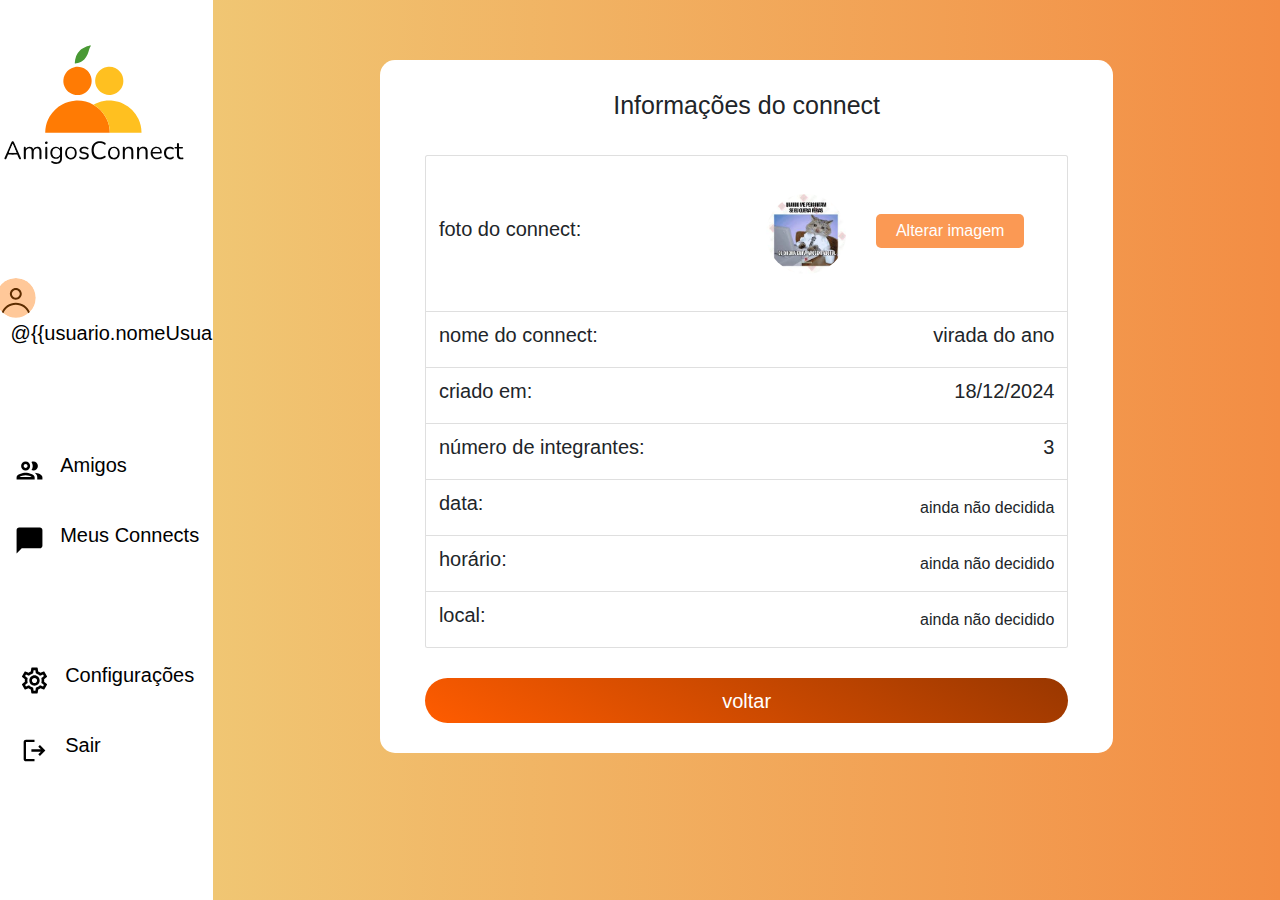
<file: templates/info-connect.html>
<!DOCTYPE html>
<html lang="pt-BR">
<head>
    <meta charset="UTF-8">
    <meta name="viewport" content="width=device-width, initial-scale=1.0">
    <title>Informações do Connect</title>

    <link rel="shortcut icon" href="/static/images/logo-sem-fundo.png" type="image/svg+xml">
    <link rel="stylesheet" href="/static/css/variaveis.css">
    <link rel="stylesheet" href="../static/css/chat.css">
    <link rel="stylesheet" href="https://cdn.jsdelivr.net/npm/bootstrap@4.0.0/dist/css/bootstrap.min.css" integrity="sha384-Gn5384xqQ1aoWXA+058RXPxPg6fy4IWvTNh0E263XmFcJlSAwiGgFAW/dAiS6JXm" crossorigin="anonymous">
</head>    
<body>
    
    <div class="container-fluid d-flex p-0">
        <div class="py-5 col-2 barra-lateral d-flex flex-column justify-content-between align-items-center">
            
            <div class="profile-logo h-50">
                <a class="row logo w-100" href="/feed.html">
                    <img class="col h-100" src="/static/icons/logo-nome-v.svg" alt="logo amigosConnect">
                </a>

                <a href="" class="row d-flex pl-5  justify-content-start align-items-center">
                    <img id="pfp_usuario" src="/static/icons/Generic avatar.svg" alt="foto do usuário">
                    <p id="nome_usuario">@{{usuario.nomeUsuario}}</p>
                </a>
            </div>

            <div class="abas h-25">
                <a href="" class="row pb-5 d-flex justify-content-start align-items-center">
                    <img src="/static/icons/people.svg" alt="ícone de pessoas">
                    <p>Amigos</p>
                </a>

                <a href="/meus-connects.html" class="row pt-5 d-flex justify-content-start align-items-center">
                    <img src="/static/icons/chat_bubble_fill.svg" alt="ícone de chat">
                    <p>Meus Connects</p>
                </a>
            </div>

            <div class="config h-25">
                <a href="/configuracoes.html" class="row pb-5 d-flex justify-content-start align-items-center">
                    <img src="/static/icons/settings.svg" alt="ícone de engrenagem">
                    <p>Configurações</p>
                </a>

                <a href="/login.html" class="row pt-5 d-flex justify-content-start align-items-center">
                    <img src="/static/icons/logout.svg" alt="ícone de saída">
                    <p>Sair</p>
                </a>
            </div>

        </div>

        
        <div class="col-10 chat-main-info-participantes d-flex flex-column justify-content-center align-items-center py-5">
            <div class="row w-100 h-100 p-5 d-flex flex-column justify-content-between align-items-center">

                <div class="col-9 card-chat d-flex h-100 flex-column justify-content-between align-items-center bg-white">
                    <div class="row w-100 d-flex justify-content-center">
                        <h1 class="p-5 text-center">Informações do connect</h1>
                    </div>
                    
                    <ul class="row w-100 px-5 list-group lista">
                        <li class="list-group-item d-flex justify-content-between align-items-center">
                            <p class="mr-4">foto do connect:</p>
                            
                            <form action="" method="post">
                                <span class="d-flex justify-content-end flex-wrap align-items-center p-5">
                                    <img class="img-connect mr-5" src="/static/images/pfp_connect.jpeg" alt="foto do connect">
                                
                                    <label for="foto_connect" class="custom-file-button">Alterar imagem</label>
                                    <input class="alterar-img input-image" type="file" accept="image/*" name="foto-connect" id="foto_connect">
                                </span>
                            </form>
                        </li>
                        <li class="list-group-item d-flex justify-content-between align-items-center">
                            <p>nome do connect:</p> 
                            <p>virada do ano</p>
                        </li>
                        <li class="list-group-item d-flex justify-content-between align-items-center">
                            <p>criado em:</p> 
                            <p>18/12/2024</p>
                        </li>
                        <li class="list-group-item d-flex justify-content-between align-items-center">
                            <p>número de integrantes:</p>
                            <p>3</p>
                        </li>
                        <li class="list-group-item d-flex justify-content-between align-items-center">
                            <p>data:</p>
                            <small>ainda não decidida</small>
                        </li>
                        <li class="list-group-item d-flex justify-content-between align-items-center">
                            <p>horário:</p>
                            <small>ainda não decidido</small>
                        </li>
                        <li class="list-group-item d-flex justify-content-between align-items-center">
                            <p>local:</p>
                            <small>ainda não decidido</small>
                        </li>
                        
                    </ul>
                    
                    <div class="row w-100 p-5 d-flex justify-content-center w-75">
                        <a class="btn-laranja text-center w-100" href="/chat.html">voltar</a>
                    </div>
                </div>
            </div>
            
        </div>
    </div>


    <script src="https://code.jquery.com/jquery-3.2.1.slim.min.js" integrity="sha384-KJ3o2DKtIkvYIK3UENzmM7KCkRr/rE9/Qpg6aAZGJwFDMVNA/GpGFF93hXpG5KkN" crossorigin="anonymous"></script>
    <script src="https://cdn.jsdelivr.net/npm/popper.js@1.12.9/dist/umd/popper.min.js" integrity="sha384-ApNbgh9B+Y1QKtv3Rn7W3mgPxhU9K/ScQsAP7hUibX39j7fakFPskvXusvfa0b4Q" crossorigin="anonymous"></script>
    <script src="https://cdn.jsdelivr.net/npm/bootstrap@4.0.0/dist/js/bootstrap.min.js" integrity="sha384-JZR6Spejh4U02d8jOt6vLEHfe/JQGiRRSQQxSfFWpi1MquVdAyjUar5+76PVCmYl" crossorigin="anonymous"></script>

</body>
</html>
</file>
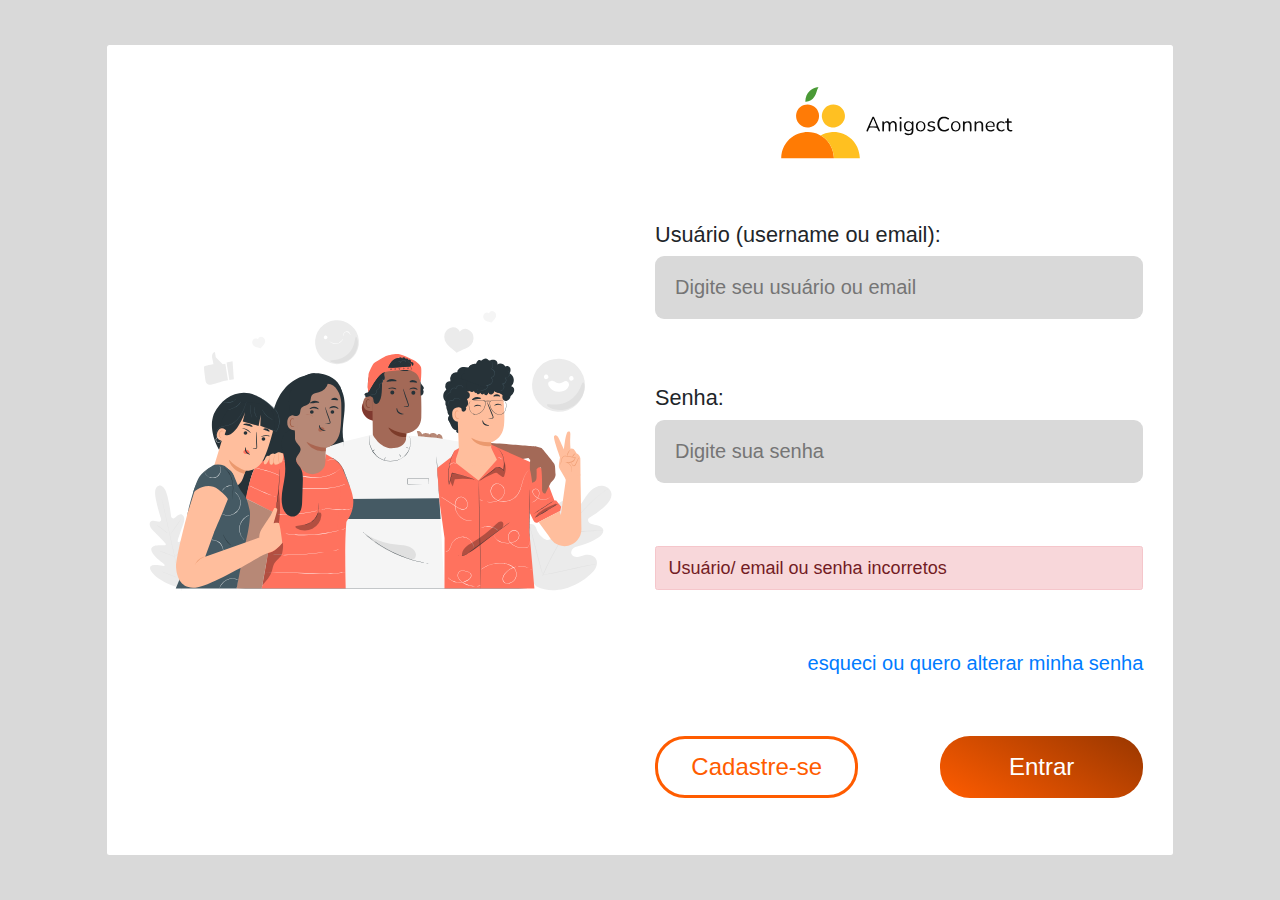
<file: templates/login.html>
<!DOCTYPE html>
<html lang="pt-BR">
<head>
    <meta charset="UTF-8">
    <meta name="viewport" content="width=device-width, initial-scale=1.0">
    <title>Login</title>

    <link rel="shortcut icon" href="/static/images/logo-sem-fundo.png" type="image/svg+xml">
    <link rel="stylesheet" href="/static/css/variaveis.css">
    <link rel="stylesheet" href="../static/css/loginCadastro.css">
    <link rel="stylesheet" href="https://cdn.jsdelivr.net/npm/bootstrap@4.0.0/dist/css/bootstrap.min.css" integrity="sha384-Gn5384xqQ1aoWXA+058RXPxPg6fy4IWvTNh0E263XmFcJlSAwiGgFAW/dAiS6JXm" crossorigin="anonymous">
</head>
<body>

    <div class="container-fluid login d-flex justify-content-center align-items-center p-0">
        <div class="row w-100 card-login d-flex justify-content-center align-items-center">

            <div class="col-10 rounded h-100 d-flex justify-content-center align-items-center bg-white">

                <div class="row w-100 content-card-login">
                    <div class="col-6 d-flex align-items-center">
                        <img src="/static/images/amizade-vetor.svg" alt="quatro amigos juntos">
                    </div>

                    <div class="col-6 h-100 d-flex flex-column justify-content-between">
                        <img class="row logo-h align-self-center" src="/static/icons/logo-nome-h.svg" alt="logo amigosConnect">

                        <form class="mt-5 row p-5 h-100 d-flex flex-column justify-content-between" action="/login.html" method="POST">
                            <div class="row d-flex flex-column">
                                <label for="usuario">Usuário (username ou email):</label>
                                <input class=" input-text" type="text" name="usuario" id="usuario" placeholder="Digite seu usuário ou email">
                            </div>

                            <div class="row d-flex flex-column">
                                <label for="senha">Senha:</label>
                                <input class=" input-text" type="password" name="senha" id="senha" placeholder="Digite sua senha">
                            </div>
                            <div class="row alert alert-danger {{erro}}" style="font-size: 1.8rem;" role="alert">
                                Usuário/ email ou senha incorretos
                            </div>

                            <a class="row link-esqueci align-self-end" href="/templates/esqueci-senha.html">esqueci ou quero alterar minha senha</a>


                            <div class="row botoes-login d-flex justify-content-between text-center">
                                <a class="col-5 link-cadastre" href="cadastro.html">Cadastre-se</a>
                                <button class="col-5 btn-acesso" type="submit">Entrar</button>
                            </div>
                        
                        </form>

                    </div>
                </div>
            </div>
        </div>
    </div>

    
    <script src="https://code.jquery.com/jquery-3.2.1.slim.min.js" integrity="sha384-KJ3o2DKtIkvYIK3UENzmM7KCkRr/rE9/Qpg6aAZGJwFDMVNA/GpGFF93hXpG5KkN" crossorigin="anonymous"></script>
<script src="https://cdn.jsdelivr.net/npm/popper.js@1.12.9/dist/umd/popper.min.js" integrity="sha384-ApNbgh9B+Y1QKtv3Rn7W3mgPxhU9K/ScQsAP7hUibX39j7fakFPskvXusvfa0b4Q" crossorigin="anonymous"></script>
<script src="https://cdn.jsdelivr.net/npm/bootstrap@4.0.0/dist/js/bootstrap.min.js" integrity="sha384-JZR6Spejh4U02d8jOt6vLEHfe/JQGiRRSQQxSfFWpi1MquVdAyjUar5+76PVCmYl" crossorigin="anonymous"></script>
</body>
</html>
</file>
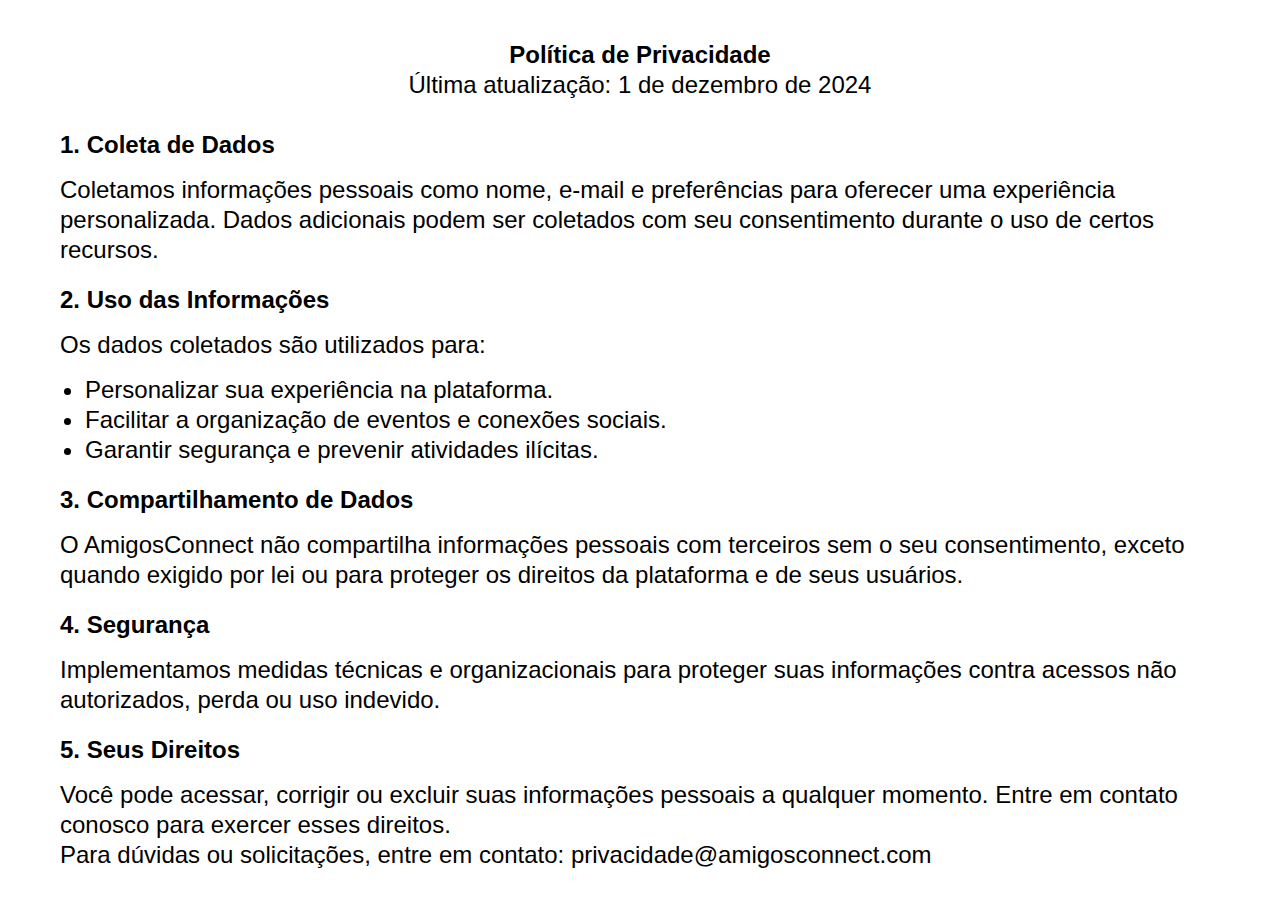
<file: templates/politicas.html>
<!DOCTYPE html>
<html lang="pt-br">
<head>
    <meta charset="UTF-8">
    <meta name="viewport" content="width=device-width, initial-scale=1.0">
    <title>Política de Privacidade - AmigosConnect</title>

    <link rel="shortcut icon" href="/static/images/logo-sem-fundo.png" type="image/svg+xml">
    <link rel="stylesheet" href="/static/css/termosPoliticas.css">

</head>
<body>
    <header>
        <h1>Política de Privacidade</h1>
        <p>Última atualização: 1 de dezembro de 2024</p>
    </header>
    <section>
        <h2>1. Coleta de Dados</h2>
        <p>Coletamos informações pessoais como nome, e-mail e preferências para oferecer uma experiência personalizada. Dados adicionais podem ser coletados com seu consentimento durante o uso de certos recursos.</p>
    </section>
    <section>
        <h2>2. Uso das Informações</h2>
        <p>Os dados coletados são utilizados para:</p>
        <ul>
            <li>Personalizar sua experiência na plataforma.</li>
            <li>Facilitar a organização de eventos e conexões sociais.</li>
            <li>Garantir segurança e prevenir atividades ilícitas.</li>
        </ul>
    </section>
    <section>
        <h2>3. Compartilhamento de Dados</h2>
        <p>O AmigosConnect não compartilha informações pessoais com terceiros sem o seu consentimento, exceto quando exigido por lei ou para proteger os direitos da plataforma e de seus usuários.</p>
    </section>
    <section>
        <h2>4. Segurança</h2>
        <p>Implementamos medidas técnicas e organizacionais para proteger suas informações contra acessos não autorizados, perda ou uso indevido.</p>
    </section>
    <section>
        <h2>5. Seus Direitos</h2>
        <p>Você pode acessar, corrigir ou excluir suas informações pessoais a qualquer momento. Entre em contato conosco para exercer esses direitos.</p>
    </section>
    <footer>
        <p>Para dúvidas ou solicitações, entre em contato: privacidade@amigosconnect.com</p>
    </footer>
</body>
</html>
</file>
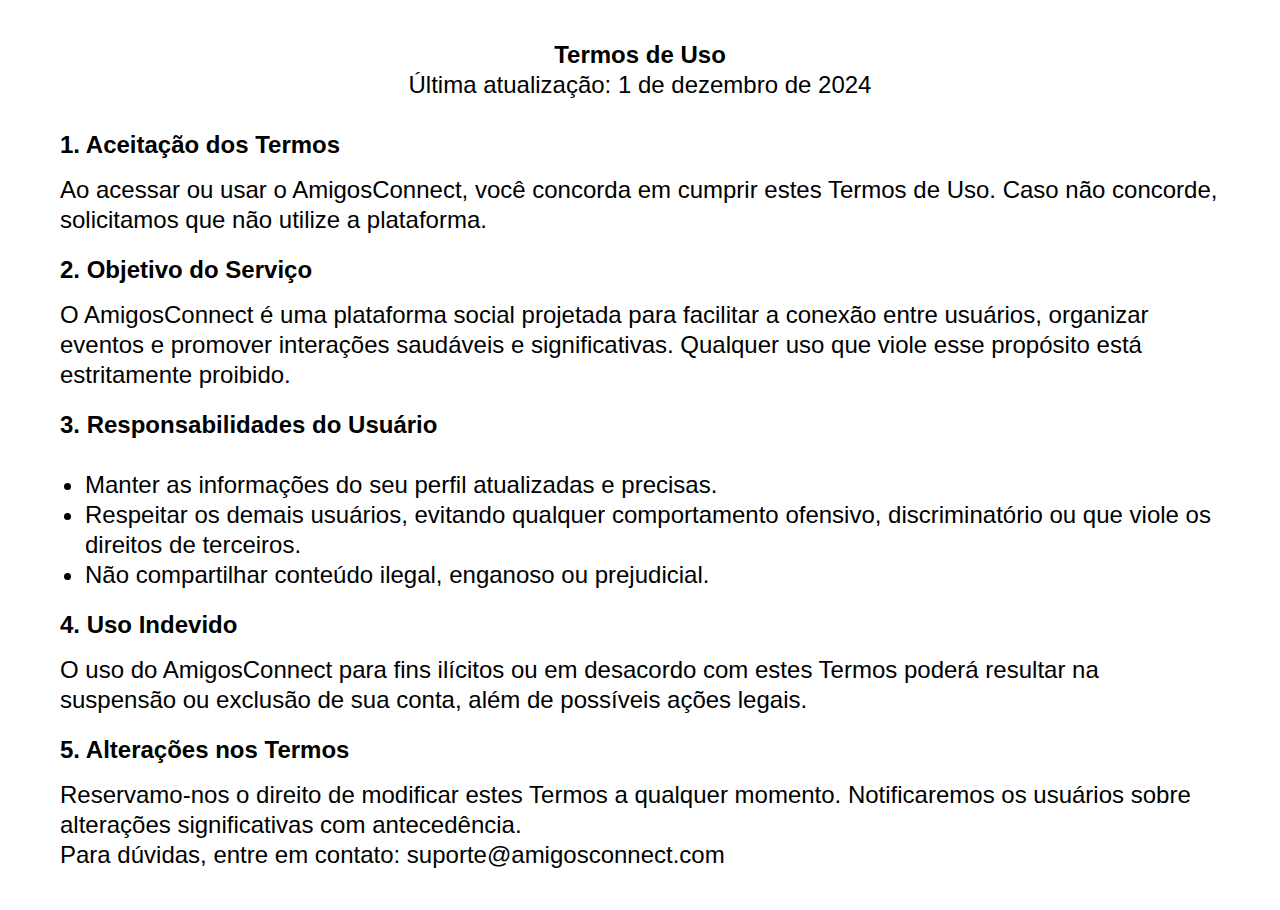
<file: templates/termos.html>
<!DOCTYPE html>
<html lang="pt-br">
<head>
    <meta charset="UTF-8">
    <meta name="viewport" content="width=device-width, initial-scale=1.0">
    <title>Termos de Uso - AmigosConnect</title>

    <link rel="shortcut icon" href="/static/images/logo-sem-fundo.png" type="image/svg+xml">
    <link rel="stylesheet" href="/static/css/termosPoliticas.css">
</head>
<body>
    <header>
        <h1>Termos de Uso</h1>
        <p>Última atualização: 1 de dezembro de 2024</p>
    </header>
    <section>
        <h2>1. Aceitação dos Termos</h2>
        <p>Ao acessar ou usar o AmigosConnect, você concorda em cumprir estes Termos de Uso. Caso não concorde, solicitamos que não utilize a plataforma.</p>
    </section>
    <section>
        <h2>2. Objetivo do Serviço</h2>
        <p>O AmigosConnect é uma plataforma social projetada para facilitar a conexão entre usuários, organizar eventos e promover interações saudáveis e significativas. Qualquer uso que viole esse propósito está estritamente proibido.</p>
    </section>
    <section>
        <h2>3. Responsabilidades do Usuário</h2>
        <ul>
            <li>Manter as informações do seu perfil atualizadas e precisas.</li>
            <li>Respeitar os demais usuários, evitando qualquer comportamento ofensivo, discriminatório ou que viole os direitos de terceiros.</li>
            <li>Não compartilhar conteúdo ilegal, enganoso ou prejudicial.</li>
        </ul>
    </section>
    <section>
        <h2>4. Uso Indevido</h2>
        <p>O uso do AmigosConnect para fins ilícitos ou em desacordo com estes Termos poderá resultar na suspensão ou exclusão de sua conta, além de possíveis ações legais.</p>
    </section>
    <section>
        <h2>5. Alterações nos Termos</h2>
        <p>Reservamo-nos o direito de modificar estes Termos a qualquer momento. Notificaremos os usuários sobre alterações significativas com antecedência.</p>
    </section>
    <footer>
        <p>Para dúvidas, entre em contato: suporte@amigosconnect.com</p>
    </footer>
</body>
</html>
</file>
<file: static/css/variaveis.css>
:root{

    --dark-blue-color: #0a1128; 
    --orange-color: #FF5C00; 
    --orange-dark: #993700; 
    --light-gray-color: #eeeeee; 
    --white-color: #ffffff; 
    --black-color: #000000;
    --gray-color: #d9d9d9; 
    --brown-color: #6d4016;
    --vibrant-yellow-color: #FFC01F;
    --medium-yellow-color: #F0C674;
    --light-yellow-color: #f0c673;
    --more-light-yellow-color: #FFF1C3;
    --light-orange-color: #F38D44;
    --more-light-orange-color: #FB9954;
    --transparent-color: rgba(0, 0, 0, 0); 

    
}
</file>
<file: static/css/landingPage.css>
html{
    font-size: 62.5%;
    scroll-behavior: smooth;
}

* {
    margin: 0;
    padding: 0;    
    border: none;
}

header {
    width: 100%;
    height: 0;
    display: absolute;
    position: sticky;
    top: 0;
    z-index: 3;
}

.links-header {
    display: flex;
    align-items: center;
    justify-content: end;
    padding-top: 15px;
}

.links-header a{
    color: var(--white-color);
    margin-inline: 15px;

    transition: all ease-in-out 100ms;
}

.links-header a:hover{
    color: var(--brown-color);
    text-decoration: none;
    margin-inline: 15px;
}

.onda{
    position: absolute;
    bottom:0;
    z-index: 0;
    width: 100vw;
}

.conteudo-1{
    padding: 0;
    height: 100vh;
    min-width: 100%;

    background-image: linear-gradient(rgba(0, 0, 0, 0.25), rgba(0, 0, 0, 0.25)), url("/static/images/bg-laranjas.jpg");
    background-repeat: no-repeat;
    background-size: cover;
    background-position: center center;
}

.logo {
    width: 175px;
}

.link-conecte {
    color: var(--white-color);
    display: block;
    width: 100%;
    background: linear-gradient(30deg, var(--orange-color), var(--orange-dark));
    padding: 10px;
    border-radius: 30px;
    transition: all 200ms ease-in-out;
    margin-top: 20px;
    margin-bottom: 15px;
}

.link-conecte:hover{
    color: var(--white-color);
    text-decoration: none;
    transform: scale(1.05);
}

.titulo {
    font-size: 4rem;
}

p{
    font-size: 2.4rem;
}

a{
    font-size: 2.4rem;
    font-weight: 500;
}

.imagem-amigos{
    z-index: 2;
}

.card-texto{
    border-radius: 40px;
    padding: 30px;
    z-index: 1;
}


.conteudo-2{
    padding: 0;
    height: 100vh;
    min-width: 100%;

    background-image: linear-gradient(var(--light-yellow-color), rgba(240, 198, 115, 0)), url("/static/images/bg-pattern.png");
    background-repeat: no-repeat;
    background-size: cover;
    background-position: center center;
}

.quadro {
    border-radius: 20px;
    background-color: var(--white-color);
    font-size: 2.4rem;
    transition: all 200ms ease-in-out;
}

.quadro:hover {
    transform: scale(1.02);
}

.titulo-quadro {
    font-size: 3.6rem;
}


.conteudo-3{
    padding: 0;
    height: 100vh;
    min-width: 100%;

    background-image: linear-gradient(rgba(0, 0, 0,0), rgba(0, 0, 0, 0.3)), url("/static/images/bg-laranja-2.jpg");
    background-repeat: no-repeat;
    background-size: cover;
    background-position: center center;
}

.icone {
    height: 196px;
    border-radius: 100px;
    margin-bottom: 10px;
}

.link-github {
    border-radius: 50px;
    border: 3px var(--white-color) solid;
    padding: 15px;
    color: var(--white-color);
    display: block;
    width: 100%;
    text-align: center;
    transition: all 200ms ease-in-out;
}

.link-github:hover{
    color: var(--brown-color);
    text-decoration: none;
    background: var(--white-color);
}
</file>
<file: static/css/loginCadastro.css>
html{
    font-size: 62.5%;
}

* {
    margin: 0;
    padding: 0;    
    border: none;
}


.login {
    background: var(--gray-color);
    height: 100vh;
    
}

.card-login{
    height: 90vh;
}

.content-card-login{
    height: 90%;
}

.logo-h {
   height: 73px;
}

label {
    font-size: 2.17rem;
}

.input-text {
    font-size: 2rem;
    height: 63px;
    border-radius: 9px;
    background-color: var(--gray-color);
    margin-bottom: 15px;
    padding-inline: 20px;
}

.link-esqueci {
    font-size: 2rem;
    padding-bottom: 10px;
}

.manter-logado-label{
    font-size: 2rem;
}

.check{
    width: 24px;
    height: 24px;
    margin-right: 15px;
}

.botoes-login{
    height: 48px;
}

.btn-acesso {
    font-size: 2.4rem;
    color: var(--white-color);
    display: block;
    background: linear-gradient(30deg, var(--orange-color), var(--orange-dark));
    padding: 10px;
    border-radius: 30px;
    transition: all 200ms ease-in-out;
}

.btn-acesso:hover{
    color: var(--white-color);
    text-decoration: none;
    transform: scale(1.05);
}

.link-cadastre {
    font-size: 2.4rem;
    color: var(--orange-color);
    display: block;
    border: 3px solid var(--orange-color);
    padding: 10px;
    border-radius: 30px;
    transition: all 200ms ease-in-out;
}

.link-cadastre:hover{
    color: var(--white-color);
    background-color: var(--orange-color);
    text-decoration: none;
    transform: scale(1.05);
}

.cadastro {
    padding-block: 5%;
    background: var(--gray-color);
    min-height: 100vh;
}

.card-cadastro{
    height: 90vh;
}

.declaro-aceito-label{
    font-size: 1.5rem;
}

.span-declaro-aceito{
    margin-top: 70px;
    margin-bottom: 20px;
}
</file>
<file: static/css/principal.css>
html{
    font-size: 62.5%;
}

* {
    margin: 0;
    padding: 0;    
    border: none;
}

.barra-lateral{
    height: 100vh;
    position: sticky;
    font-size: 2rem;
}

.barra-lateral p{
    padding-left: 15px;
}

.barra-lateral a{
    height: 40px;
    color: var(--black-color);
    transition: ease-in-out 200ms all;
}

.barra-lateral a:hover{
    color: var(--black-color);
    text-decoration: none;

    transform: scale(1.02);
}


.barra-lateral a > img{
    height: 31px;
}


#pfp_usuario{
    height: 40px;
    border-radius: 100px;
}

.logo {
    height: 35% !important;
    width: 180px;
    margin-bottom: 40%;
}



.main{
    min-height: 100vh;
    position: static;
}

.feed-main{
    background: linear-gradient(90deg, var(--light-yellow-color), var(--light-orange-color));
}

.barra-topo {
    height: 45px;

}

.pesquisa{
    padding-inline: 25px;
    font-size: 2rem;
    border-radius: 100px;
}

.pesquisa:focus{
    outline-color: var(--gray-color);
}

.btn-pesquisa{
    position: absolute;
    top: 22%;
    right: 4%;
    z-index: 2;
    background-color: rgba(0,0,0,0);

    transition: all 200ms ease-in-out;
}

.btn-pesquisa:focus{
    outline: none;
}

.btn-pesquisa:hover{
    transform: scale(1.1);
}

.icone-pesquisa{
    height: 25px;
}




.btn-laranja {
    font-size: 2rem;
    color: var(--white-color);
    display: block;
    background: linear-gradient(30deg, var(--orange-color), var(--orange-dark));
    padding: 10px;
    border-radius: 30px;
    transition: all 200ms ease-in-out;
}

.btn-laranja:hover{
    color: var(--white-color);
    text-decoration: none;
    transform: scale(1.05);
}

.btn-laranja:focus{
    outline: none;
}

.btn-laranja-outline {
    background-color: var(--white-color);
    font-size: 2rem;
    color: var(--orange-color);
    display: block;
    border: 3px solid var(--orange-color);
    padding: 10px;
    border-radius: 30px;
    transition: all 200ms ease-in-out;
}

.btn-laranja-outline:hover{
    color: var(--white-color);
    background-color: var(--orange-color);
    transform: scale(1.05);
}

.btn-laranja-outline:focus{
    outline: none;
}

.pfp-pic{
    height: 40px;
    border-radius: 50px;
}

.username{
    font-size: 1.6rem;
}



.post{
    width: 49% !important;
    padding-top: 5px;
    padding-bottom: 20px;
    padding-inline: 10px;
    box-sizing: border-box; 
}

.post-user{
    padding: 15px;
}

.icon-btn{
    height: 30px;
}

.btn-post{
    background: var(--white-color);
    font-size: 1.5rem;

    transition: all 200ms ease-in-out;
}

.btn-post:focus{
    outline: none;
}

.btn-post:hover{
    transform: scale(1.08);
}

.media-post{
    margin: 0;
    padding-inline: 10;
}

.pic-post{
    width: 100%;
    height: auto;
}

.btn-mais {
    height: 30px;
    background: var(--white-color);
}

.btn-mais:focus{
    outline: none;
}

.btn-mais:hover{
    transform: scale(1.08);
}


.heart-button-v {
    transition: all ease-in-out 300ms;
    
}

.heart-button-p {
    transition: all ease-in-out 300ms;
    transform: rotate(720deg);
}

.btn-denuncia{
    padding: 10px 15px;
    border-radius: 5px;
    font-size: 1.8rem;
    background-color: var(--white-color);
    transition: 200ms all ease-in-out;
}

.btn-denuncia:focus{
    outline: none;
}

.btn-denuncia:hover{
    background-color: var(--gray-color);
}

label {
    font-size: 1.8rem;
}

.input-text {
    font-size: 1.8rem;
    height: 50px;
    border-radius: 9px;
    background-color: var(--gray-color);
    margin-bottom: 15px;
    padding-inline: 20px;
}

.desc-post{
    font-size: 1.4rem;
}



/*----------------------------------*/

.criar-connect-main{
    padding-block: 30px;
    background: linear-gradient(90deg, var(--light-yellow-color), var(--light-orange-color));
}

.card-criar-connect{
    padding: 30px 80px !important;
    min-height: 90%;
    height: 100%;
    border-radius: 15px;
}

.input-image{
    display: none;
}

.custom-file-button {
    display: inline-block;
    padding: 5px 20px;
    background-color: var(--more-light-orange-color); /* Cor do botão */
    color: var(--white-color);
    border: none;
    border-radius: 5px;
    cursor: pointer;
    font-size: 1.6rem;
    text-align: center;
}

.custom-file-button:hover {
    background-color: var(--light-orange-color); /* Cor ao passar o mouse */
}

#amigos_select {
    height: max-content;
    padding: 10px;
    border-radius: 10px;
    font-size: 1.5rem;
}

.amg {
    gap: 5px;
    background-color: var(--more-light-yellow-color);
    border-radius: 30px;
    padding: 10px 20px;
    font-size: 1.7rem;
}

.amigos-selecionados{
    min-height: 30vh;
    padding-bottom: 20px;
    gap: 10px;
}

/*----------------------------------*/

.btn-modo-claro{
    border-radius: 50px;
    background-color: var(--more-light-yellow-color);
    padding: 15px;
    gap: 10px;

    transition: all 200ms ease-in-out;
}

.btn-modo-escuro{
    border-radius: 50px;
    color: var(--white-color);
    background-color: var(--dark-blue-color);
    padding: 15px;
    gap: 10px;

    transition: all 200ms ease-in-out;
}

.btn-modo-escuro:hover, .btn-modo-claro:hover {
    transform: scale(1.05);

    cursor: pointer;
}

.btn-modo-escuro:focus, .btn-modo-claro:focus {
    outline: none;
}

.btn-modo-escuro p, .btn-modo-claro p  {
    margin: 0;
    font-size: 1.8rem;
}
</file>
<file: static/css/chat.css>
html{
    font-size: 62.5%;
}

* {
    margin: 0;
    padding: 0;    
    border: none;
}

.barra-lateral{
    height: 100vh;
    position: sticky;
    font-size: 2rem;
}

.barra-lateral p{
    padding-left: 15px;
}

.barra-lateral a{
    height: 40px;
    color: var(--black-color);
    transition: ease-in-out 200ms all;
}

.barra-lateral a:hover{
    color: var(--black-color);
    text-decoration: none;

    transform: scale(1.02);
}


.barra-lateral a > img{
    height: 31px;
}


#pfp_usuario{
    height: 40px;
    border-radius: 100px;
}

.logo {
    height: 35% !important;
    width: 180px;
    margin-bottom: 40%;
}

.btn-laranja {
    height: 45px;
    font-size: 2rem;
    color: var(--white-color);
    display: block;
    background: linear-gradient(30deg, var(--orange-color), var(--orange-dark));
    padding: 8px;
    border-radius: 30px;
    transition: all 200ms ease-in-out;
}

.btn-laranja:hover{
    color: var(--white-color);
    text-decoration: none;
    transform: scale(1.05);
}

.btn-laranja:focus{
    outline: none;
}

.btn-laranja-outline {
    background-color: var(--white-color);
    font-size: 2rem;
    color: var(--orange-color);
    display: block;
    border: 3px solid var(--orange-color);
    padding: 6px;
    border-radius: 30px;
    transition: all 200ms ease-in-out;
}

.btn-laranja-outline:hover{
    color: var(--white-color);
    background-color: var(--orange-color);
    transform: scale(1.05);
}

.btn-laranja-outline:focus{
    outline: none;
}

.btn-laranja-redondo {
    height: 45px;
    background: linear-gradient(30deg, var(--orange-color), var(--orange-dark));
    padding: 8px;
    border-radius: 80px;
    transition: all 200ms ease-in-out;
}

.btn-laranja-redondo:hover{
    color: var(--white-color);
    text-decoration: none;
    transform: scale(1.05);
}

.btn-laranja-redondo:focus{
    outline: none;
}

.pfp-pic{
    height: 40px;
    border-radius: 50px;
}

.pfp-pic-msg{
    height: 30px;
    border-radius: 50px;
}

.username{
    font-size: 1.6rem;
}

.icon-btn{
    height: 30px;
}

.chat-main{
    height: 100vh;
    background: linear-gradient(90deg, var(--light-yellow-color), var(--light-orange-color));
}


.barra-mensagem {
    
    padding-top: 10px;
    padding-bottom: 40px;
}

.barra-mensagem button {
    background-color: transparent;
    border: 3px solid var(--white-color);
    border-radius: 30px;
    padding:5px;
    
    transition: 200ms all ease-in-out;
}

.barra-mensagem button:hover {
    transform: scale(1.1);
}

.barra-mensagem button:focus {
    outline: none;
}


.barra-mensagem a {
    background-color: transparent;
    border: 3px solid var(--white-color);
    border-radius: 30px;
    padding:5px;
    
    transition: 200ms all ease-in-out;
}

.barra-mensagem a:hover {
    transform: scale(1.1);
    text-decoration: none;
}

#input_mensagem{
    min-width: none;
    width: 70vw;
    padding-block: 10px ;
    padding-inline: 25px;
    font-size: 2rem;
    border-radius: 100px;
}

#input_mensagem:focus{
    outline-color: var(--gray-color);
}

.barra-topo {
    width: 97%;
    height: 15%;
    border-radius: 15px;
}

.connect-info {
    font-size: 2.3rem;
}

.img-connect {
    height: 80%;
}

.chat{
    width: 97%;
    padding-block: 15px;
    height: 75vh;
    overflow-y: auto; 
    overflow-x: hidden; 
}

.mensagem {
    width: max-content;
    max-width: 55%;
    border-radius: 5px;
    font-size: 2rem;
    background-color: var(--more-light-yellow-color);
}

.user-msg {
    font-weight: 600;
}

.hora-msg{
    font-size: 1.5rem;
}

.recebida{
    height: min-content;
    width: 100%;
    justify-content: start;
}

.enviada{
    height: min-content;
    width: 100%;
    justify-content: end;
}




.enquete-container {
    background-color: var(--more-light-yellow-color);
    border-radius: 15px;
    padding: 20px;
    width: 50%;
    max-width: 55%;
    box-shadow: 0px 2px 4px rgba(0, 0, 0, 0.1);
    font-family: Arial, sans-serif;
}

.enquete-titulo {
    font-size: 1.8rem;
    font-weight: bold;
    background-color: var(--medium-yellow-color);
    padding: 10px;
    border-radius: 10px;
    margin-bottom: 15px;
    color: var(--black-color);
}

.opcao {
    margin-bottom: 15px;
    font-size: 2rem;
}

.opcao-nome {
    margin-bottom: 5px;
    color: var(--black-color);
}
.barra {
    background-color: var(--white-color);
    height: 8px;
    border-radius: 10px;
    position: relative;
    overflow: hidden;
}

.barra-preenchida {
    background-color: var(--vibrant-yellow-color);
    height: 100%;
    transition: width 0.3s ease-in-out;
}

.card-chat{
    width: 60%;
    height: 100%; 
    min-height: min-content !important;
    border-radius: 15px;
}

.lista{
    font-size: 2rem;
}

.img-connect{
    height: 80px;
    width: 80px;
    border-radius: 200px;
}

.alterar-img{
    font-size: 1.5rem;
}

.main {
    min-height: 100vh;
}

.chat-main-info-participantes{
    min-height: min-content !important;
    background: linear-gradient(90deg, var(--light-yellow-color), var(--light-orange-color));
}

.custom-file-button {
    display: inline-block;
    padding: 5px 20px;
    background-color: var(--more-light-orange-color); /* Cor do botão */
    color: var(--white-color);
    border: none;
    border-radius: 5px;
    cursor: pointer;
    font-size: 1.6rem;
    text-align: center;
}

.custom-file-button:hover {
    background-color: var(--light-orange-color); /* Cor ao passar o mouse */
}

.input-image{
    display: none;
}


.btn-popover {
    background-color: var(--white-color);
    font-size: 2rem;

    transition: all ease-in-out 200ms;
}

.btn-popover:focus{
    outline: none;
}

.btn-popover:hover{
    transform: scale(1.05);
}


#enquete, #midia {
    border-radius: 5px;
    font-size: 2.4rem;
}

#enquete input{
    font-size: 1.8rem;
    padding: 10px 15px;

    background: var(--gray-color);
    border-radius: 10px;
    margin-bottom: 20px;
}

#midia select {
    padding: 5px;
    font-size: 1.8rem;
}

.btn-add-alternativa {
    display: inline-block;
    padding: 5px 20px;
    background-color: var(--more-light-orange-color); /* Cor do botão */
    color: var(--white-color);
    border: none;
    font-size: 1.6rem;
    border-radius: 5px;
    text-align: center;
}

.btn-add-alternativa:hover{
    background-color: var(--light-orange-color);
}

.btn-add-alternativa:focus {
    outline: none;
}

.btn-add-data {
    margin-top: 30px;
    display: inline-block;
    padding: 5px 20px;
    background-color: var(--more-light-orange-color); /* Cor do botão */
    color: var(--white-color);
    border: none;
    font-size: 1.6rem;
    border-radius: 5px;
    text-align: center;
}

.btn-add-data:hover{
    background-color: var(--light-orange-color);
}

.btn-add-data:focus {
    outline: none;
}


.indisponivel {
    background-color: rgba(248, 169, 0, .5) !important;
    border-radius: 30px;
    color: white;
}

.btn-lista-entrar {
    border-radius: 50px;
    padding: 10px 25px;
    background-color: var(--more-light-yellow-color);

    transition: 200ms all ease-in-out;
}

.btn-lista-sair {
    border-radius: 50px;
    padding: 10px 25px;
    background-color: var(--light-yellow-color);

    transition: 200ms all ease-in-out;
}

.btn-lista-entrar:hover, .btn-lista-sair:hover {
    transform: scale(1.1);
}


.btn-lista-entrar:focus , .btn-lista-sair:focus{
    outline: none;
}

.btn-lista-entrar:focus , .btn-lista-sair:focus{
    outline: none;
}

.nome-connect-modal {
    font-size: 1.8rem;
}
</file>
<file: static/css/termosPoliticas.css>
html{
    font-size: 62.5%;
}

* {
    margin: 0;
    padding: 0;    
    border: none;

    font-family: Arial, Helvetica, sans-serif;
    font-size: 2.4rem;

    line-height: 30px;
}

body {
    padding: 40px 60px;
}


header{
    display: block;
    width: 100%;
    text-align: center;
    margin-bottom: 30px;
    
}

h2{
    margin-bottom: 15px;
    margin-top: 20px;
}

ul{
    padding-top: 15px;
    padding-left: 25px;
}
</file>
